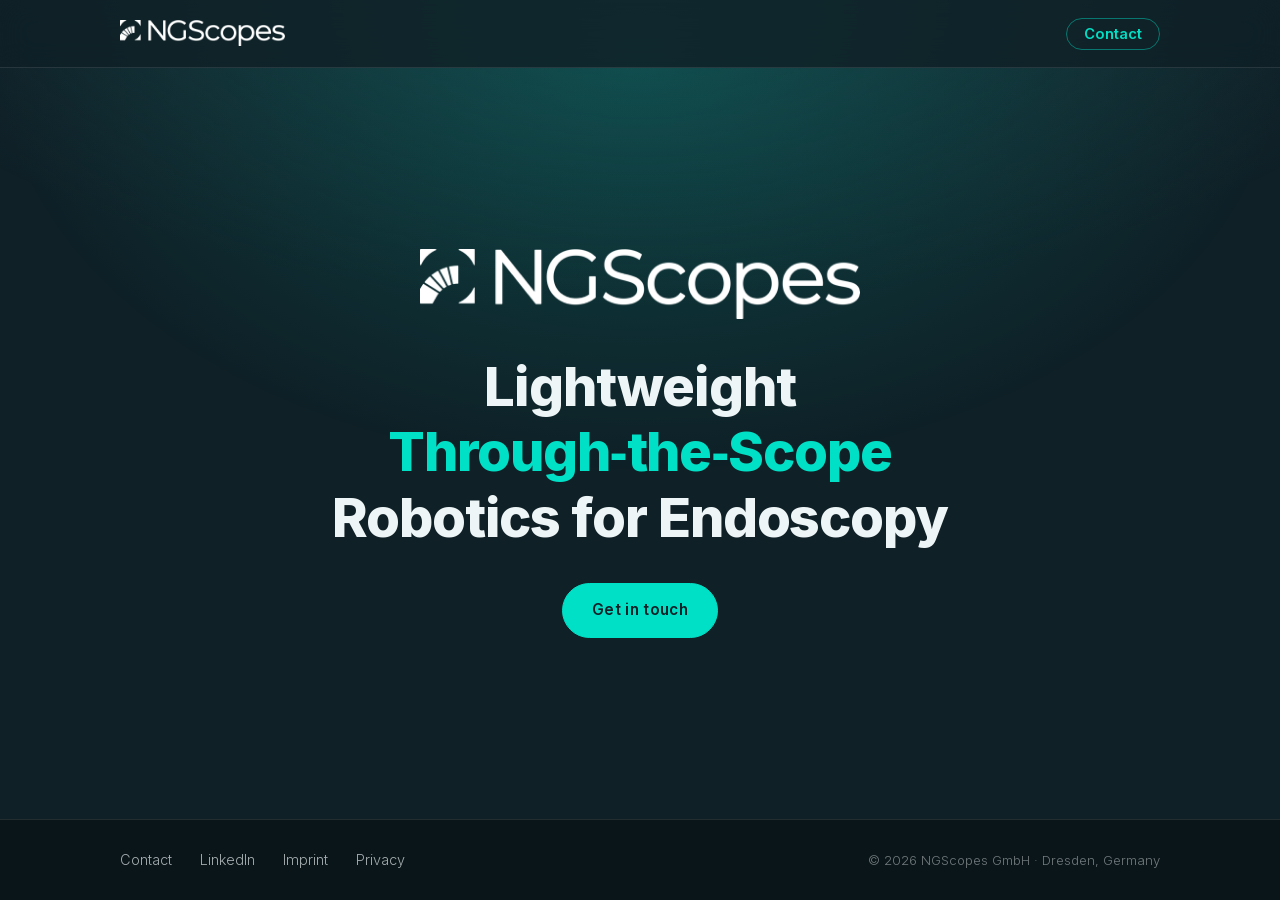
<file: index.html>
<!DOCTYPE html>
<html lang="en">
<head>
	<meta charset="UTF-8">
	<meta name="viewport" content="width=device-width, initial-scale=1.0">

	<title>NGScopes — Lightweight Through-the-Scope Robotics for Endoscopy</title>
	<meta name="description" content="NGScopes — lightweight through-the-scope robotics for endoscopy. Dresden, Germany.">
	<link rel="canonical" href="https://ngscopes.com/index.html">
	<meta name="robots" content="index, follow">

	<meta property="og:title" content="NGScopes">
	<meta property="og:description" content="Lightweight Through-the-Scope Robotics for Endoscopy">
	<meta property="og:type" content="website">
	<meta property="og:url" content="https://ngscopes.com/">
	<meta property="og:image" content="https://ngscopes.com/assets/img/favicon_g.png">
	<meta name="twitter:card" content="summary">

	<link rel="icon" href="assets/img/favicon-32.png" sizes="32x32">
	<link rel="apple-touch-icon" href="assets/img/apple-touch-icon.png">
	<link rel="preload" as="font" type="font/woff2" href="assets/fonts/inter-latin.woff2" crossorigin>
	<link rel="stylesheet" href="assets/css/style.css">
</head>

<body class="page--landing">

<!-- @partial:header -->
<a class="skip-link" href="#main">Skip to content</a>
<div class="glow" aria-hidden="true"></div>

<header class="site-header">
	<div class="wrap">
		<a class="brand" href="index.html" aria-label="NGScopes — home">
			<img src="assets/img/logo-header.png" alt="NGScopes" width="163" height="26">
		</a>

		<nav class="site-nav" aria-label="Main">
			<ul>
				<li><a class="nav-cta" href="contact.html">Contact</a></li>
			</ul>
		</nav>
	</div>
</header>
<!-- @endpartial -->

<main id="main">

	<section class="hero hero--full">
		<div class="wrap">
			<img class="hero__logo" src="assets/img/logo-hero.png" alt="NGScopes" width="440" height="70" fetchpriority="high">

			<h1>Lightweight <span class="accent">Through&#8209;the&#8209;Scope</span> Robotics for Endoscopy</h1>

			<div class="btn-row">
				<a class="btn btn--solid" href="contact.html">Get in touch</a>
			</div>

			<!-- ==========================================================
			     RECRUITING — hidden for now.

			     To switch it back on: remove this comment marker and the
			     one below, then re-link careers.html from the header
			     (tools/partials/header.html) and remove the noindex line
			     in careers.html. See CONTENT.md.

				<div class="btn-row">
					<a class="btn btn--solid" href="careers.html">Open positions</a>
					<a class="btn btn--ghost" href="contact.html">Get in touch</a>
				</div>

			     ========================================================== -->
		</div>
	</section>

</main>

<!-- @partial:footer -->
<footer class="site-footer">
	<div class="wrap">
		<nav class="footer-links" aria-label="Footer">
			<a href="contact.html">Contact</a>
			<a href="https://www.linkedin.com/company/ngscopes/" target="_blank" rel="noopener">LinkedIn</a>
			<a href="imprint.html">Imprint</a>
			<a href="privacy.html">Privacy</a>
		</nav>
		<p class="footer-meta">&copy; <span data-year>2026</span> NGScopes GmbH &middot; Dresden, Germany</p>
	</div>
</footer>
<!-- @endpartial -->

<script src="assets/js/main.js" defer></script>
</body>
</html>
</file>
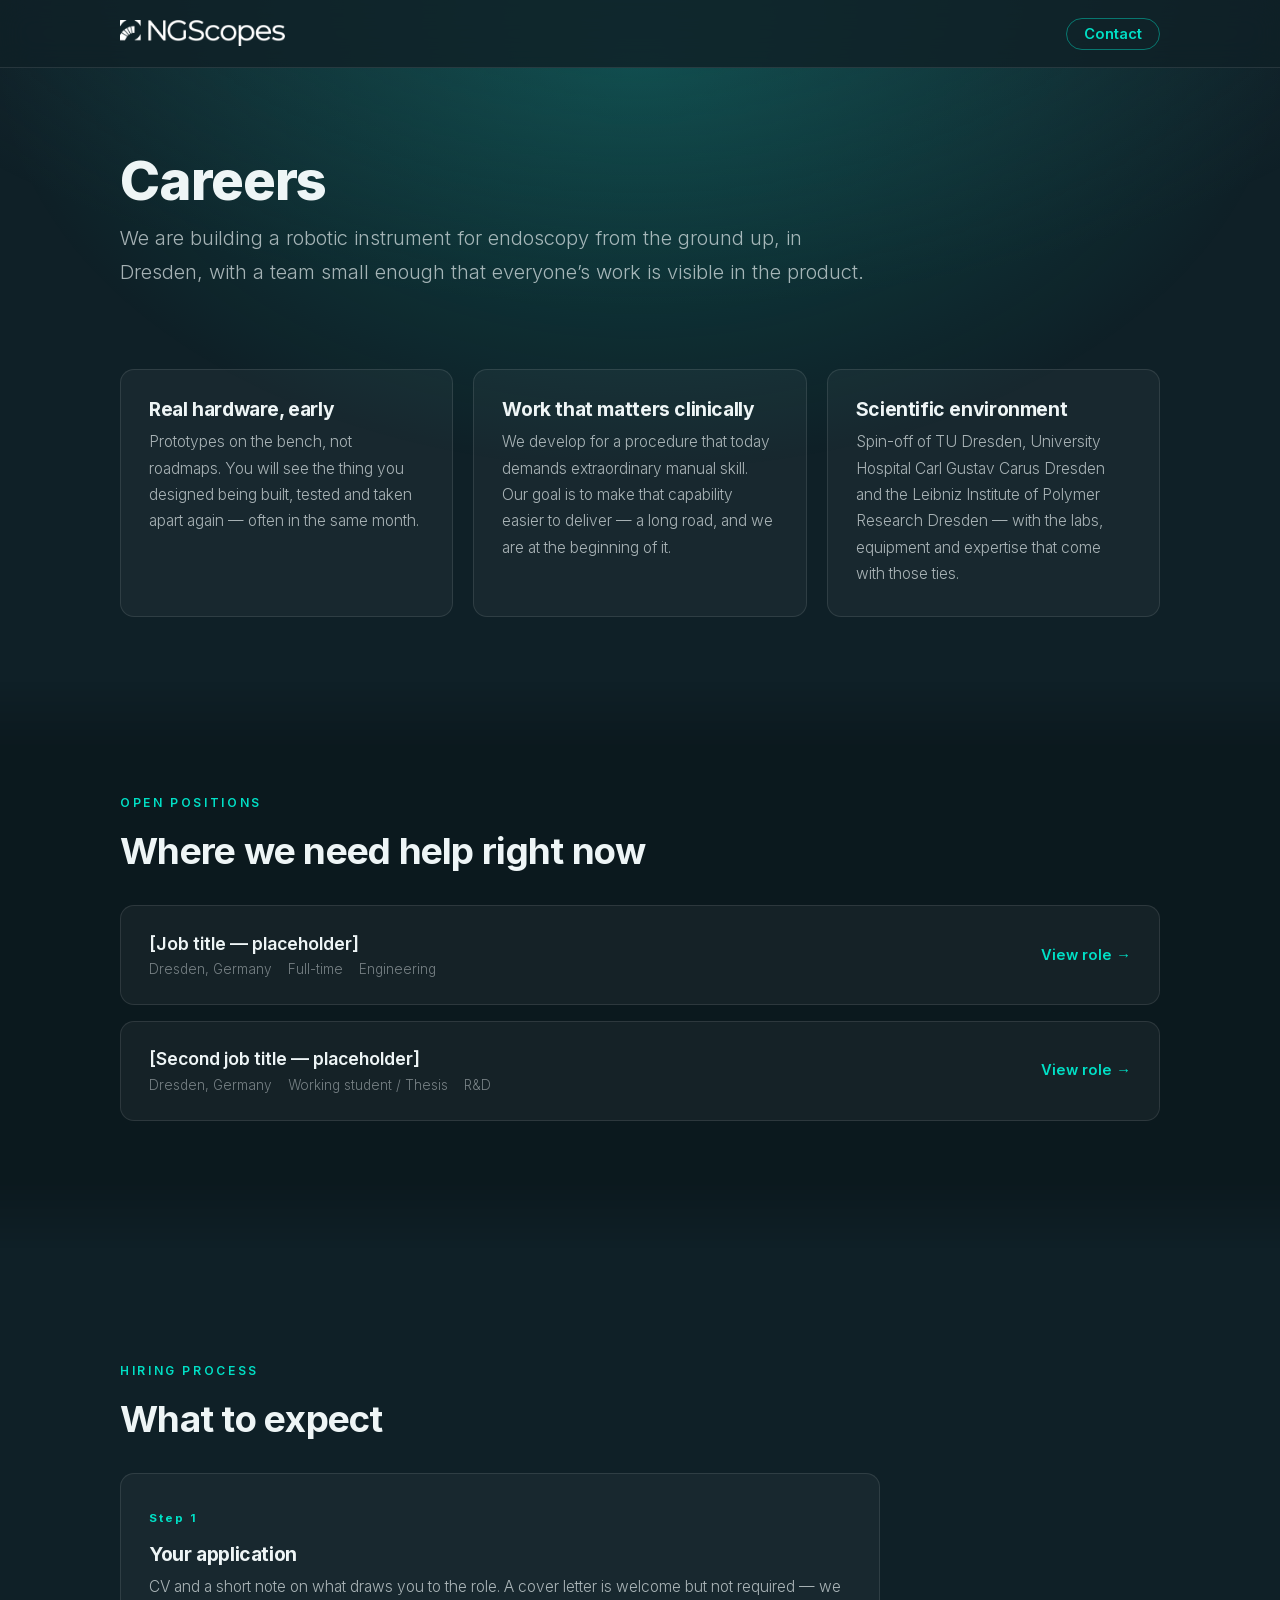
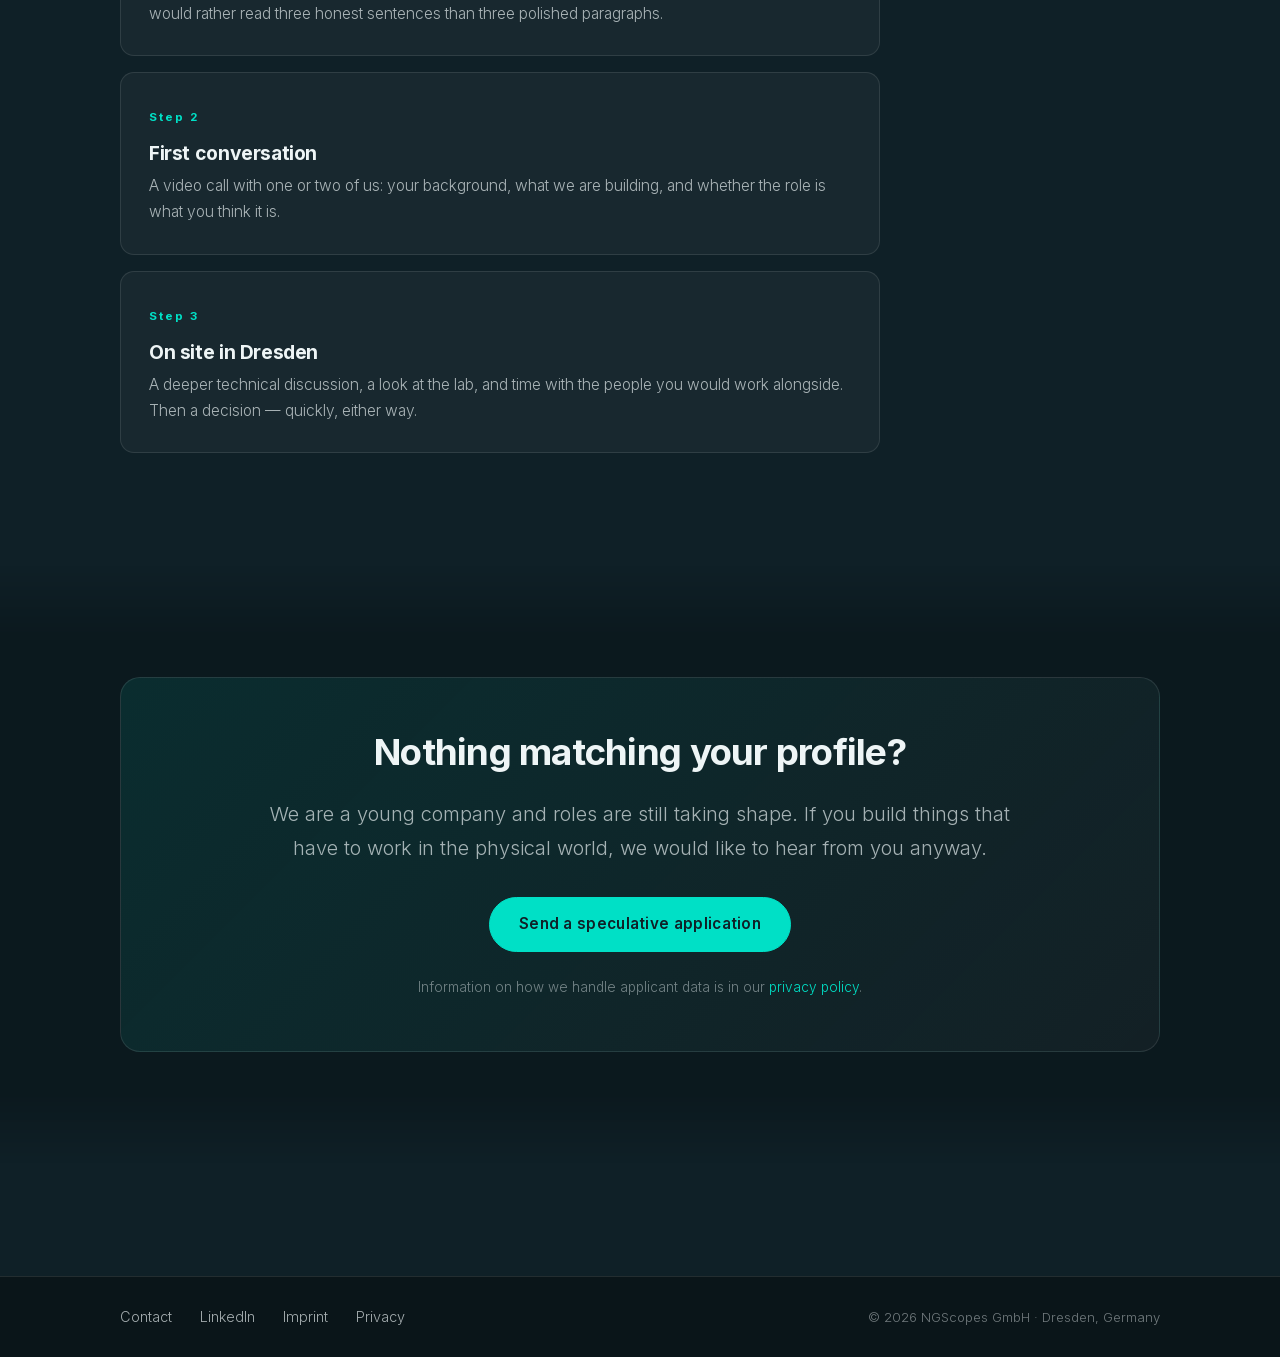
<file: careers.html>
<!DOCTYPE html>
<!--
=========================================================================
  CAREERS — currently NOT part of the live navigation.

  The page still works and is reachable at /careers.html, but it is not
  linked from anywhere and is set to noindex, so search engines skip it.

  To publish it:
    1. delete the <meta name="robots" content="noindex"> line below
    2. add a Careers link back to tools/partials/header.html and
       tools/partials/footer.html, then run ./tools/sync-partials.sh
    3. un-comment the recruiting block in index.html
    4. add /careers.html back to sitemap.xml and remove the Disallow
       line in robots.txt
=========================================================================
-->
<html lang="en">
<head>
	<meta charset="UTF-8">
	<meta name="viewport" content="width=device-width, initial-scale=1.0">

	<title>Careers — NGScopes</title>
	<meta name="description" content="Open positions at NGScopes, an early-stage medical robotics company in Dresden building through-the-scope robotics for endoscopy.">
	<link rel="canonical" href="https://ngscopes.com/careers.html">
	<meta name="robots" content="noindex">

	<meta property="og:title" content="Careers — NGScopes">
	<meta property="og:description" content="Build medical robotics from scratch with a small founding team in Dresden.">
	<meta property="og:type" content="website">
	<meta property="og:url" content="https://ngscopes.com/careers.html">
	<meta property="og:image" content="https://ngscopes.com/assets/img/favicon_g.png">

	<link rel="icon" href="assets/img/favicon-32.png" sizes="32x32">
	<link rel="apple-touch-icon" href="assets/img/apple-touch-icon.png">
	<link rel="preload" as="font" type="font/woff2" href="assets/fonts/inter-latin.woff2" crossorigin>
	<link rel="stylesheet" href="assets/css/style.css">
</head>

<body>

<!-- @partial:header -->
<a class="skip-link" href="#main">Skip to content</a>
<div class="glow" aria-hidden="true"></div>

<header class="site-header">
	<div class="wrap">
		<a class="brand" href="index.html" aria-label="NGScopes — home">
			<img src="assets/img/logo-header.png" alt="NGScopes" width="163" height="26">
		</a>

		<nav class="site-nav" aria-label="Main">
			<ul>
				<li><a class="nav-cta" href="contact.html">Contact</a></li>
			</ul>
		</nav>
	</div>
</header>
<!-- @endpartial -->

<main id="main">

	<section class="page-head">
		<div class="wrap wrap--narrow">
			<h1>Careers</h1>
			<p class="lead">
				We are building a robotic instrument for endoscopy from the ground up, in Dresden,
				with a team small enough that everyone&rsquo;s work is visible in the product.
			</p>
		</div>
	</section>

	<!-- ================= WHY US ================= -->
	<section class="section section--tight">
		<div class="wrap">
			<div class="grid">
				<article class="card">
					<h3>Real hardware, early</h3>
					<p>
						Prototypes on the bench, not roadmaps. You will see the thing you designed
						being built, tested and taken apart again &mdash; often in the same month.
					</p>
				</article>
				<article class="card">
					<h3>Work that matters clinically</h3>
					<p>
						We develop for a procedure that today demands extraordinary manual skill.
						Our goal is to make that capability easier to deliver &mdash; a long road,
						and we are at the beginning of it.
					</p>
				</article>
				<article class="card">
					<h3>Scientific environment</h3>
					<p>
						Spin-off of TU Dresden, University Hospital Carl Gustav Carus Dresden and
						the Leibniz Institute of Polymer Research Dresden &mdash; with the labs,
						equipment and expertise that come with those ties.
					</p>
				</article>
			</div>
		</div>
	</section>

	<!-- =====================================================================
	     OPEN POSITIONS

	     TO ADD A POSITION:
	       1. copy careers/_template.html to careers/your-role.html
	       2. fill it in (all TODO markers are inside that file)
	       3. copy one <li> block below, adjust title, meta and href
	       4. add the new URL to sitemap.xml

	     TO REMOVE A POSITION:
	       delete its <li> below and delete the file in careers/.

	     IF THERE ARE NO OPEN POSITIONS:
	       delete the whole <ul class="job-list"> block and remove the HTML
	       comment markers around the "no open positions" block underneath it.
	     ===================================================================== -->
	<section class="section section--alt">
		<div class="wrap">
			<p class="section__label">Open positions</p>
			<h2>Where we need help right now</h2>

			<ul class="job-list" style="margin-top: 2rem;">

				<li>
					<a class="job" href="careers/_template.html">
						<span>
							<span class="job__title">[Job title &mdash; placeholder]</span>
							<span class="job__meta">
								<span>Dresden, Germany</span>
								<span>Full-time</span>
								<span>Engineering</span>
							</span>
						</span>
						<span class="job__cta">View role &rarr;</span>
					</a>
				</li>

				<li>
					<a class="job" href="careers/_template.html">
						<span>
							<span class="job__title">[Second job title &mdash; placeholder]</span>
							<span class="job__meta">
								<span>Dresden, Germany</span>
								<span>Working student / Thesis</span>
								<span>R&amp;D</span>
							</span>
						</span>
						<span class="job__cta">View role &rarr;</span>
					</a>
				</li>

			</ul>

			<!-- Empty state — remove these comment markers when no positions are listed.
			<div class="empty-state" style="margin-top: 2rem;">
				<h3>No open positions at the moment</h3>
				<p>
					We are still growing, and new roles open regularly. Send us a speculative
					application and we will get in touch when something fits.
				</p>
			</div>
			-->
		</div>
	</section>

	<!-- ================= PROCESS ================= -->
	<section class="section">
		<div class="wrap wrap--narrow">
			<p class="section__label">Hiring process</p>
			<h2>What to expect</h2>
			<!-- TODO: adjust these steps to how you actually run the process. -->
			<div class="grid" style="grid-template-columns: 1fr; gap: 1rem; margin-top: 2rem;">
				<article class="card">
					<span class="card__step">Step 1</span>
					<h3>Your application</h3>
					<p>
						CV and a short note on what draws you to the role. A cover letter is welcome
						but not required &mdash; we would rather read three honest sentences than
						three polished paragraphs.
					</p>
				</article>
				<article class="card">
					<span class="card__step">Step 2</span>
					<h3>First conversation</h3>
					<p>
						A video call with one or two of us: your background, what we are building,
						and whether the role is what you think it is.
					</p>
				</article>
				<article class="card">
					<span class="card__step">Step 3</span>
					<h3>On site in Dresden</h3>
					<p>
						A deeper technical discussion, a look at the lab, and time with the people
						you would work alongside. Then a decision &mdash; quickly, either way.
					</p>
				</article>
			</div>
		</div>
	</section>

	<!-- ================= SPECULATIVE ================= -->
	<section class="section section--alt">
		<div class="wrap">
			<div class="cta-band">
				<h2>Nothing matching your profile?</h2>
				<p class="lead">
					We are a young company and roles are still taking shape. If you build things
					that have to work in the physical world, we would like to hear from you anyway.
				</p>
				<div class="btn-row">
					<!-- TODO: replace with a dedicated careers address (e.g. jobs@ngscopes.com) once it exists. -->
					<a class="btn btn--solid" href="mailto:contactform@ngscopes.com?subject=Speculative%20application%20%E2%80%93%20NGScopes&body=Hello%20NGScopes%20team%2C%0A%0AI%20would%20like%20to%20introduce%20myself%20for%20a%20possible%20role%20at%20NGScopes.%0A%0AName%3A%0ABackground%3A%0AWhat%20I%20would%20like%20to%20work%20on%3A%0A%0A(Please%20attach%20your%20CV.)%0A%0AKind%20regards%2C">Send a speculative application</a>
				</div>
				<p style="font-size: 0.85rem; color: var(--text-faint); margin-top: 1.5rem;">
					Information on how we handle applicant data is in our
					<a href="privacy.html">privacy policy</a>.
				</p>
			</div>
		</div>
	</section>

</main>

<!-- @partial:footer -->
<footer class="site-footer">
	<div class="wrap">
		<nav class="footer-links" aria-label="Footer">
			<a href="contact.html">Contact</a>
			<a href="https://www.linkedin.com/company/ngscopes/" target="_blank" rel="noopener">LinkedIn</a>
			<a href="imprint.html">Imprint</a>
			<a href="privacy.html">Privacy</a>
		</nav>
		<p class="footer-meta">&copy; <span data-year>2026</span> NGScopes GmbH &middot; Dresden, Germany</p>
	</div>
</footer>
<!-- @endpartial -->

<script src="assets/js/main.js" defer></script>
</body>
</html>
</file>
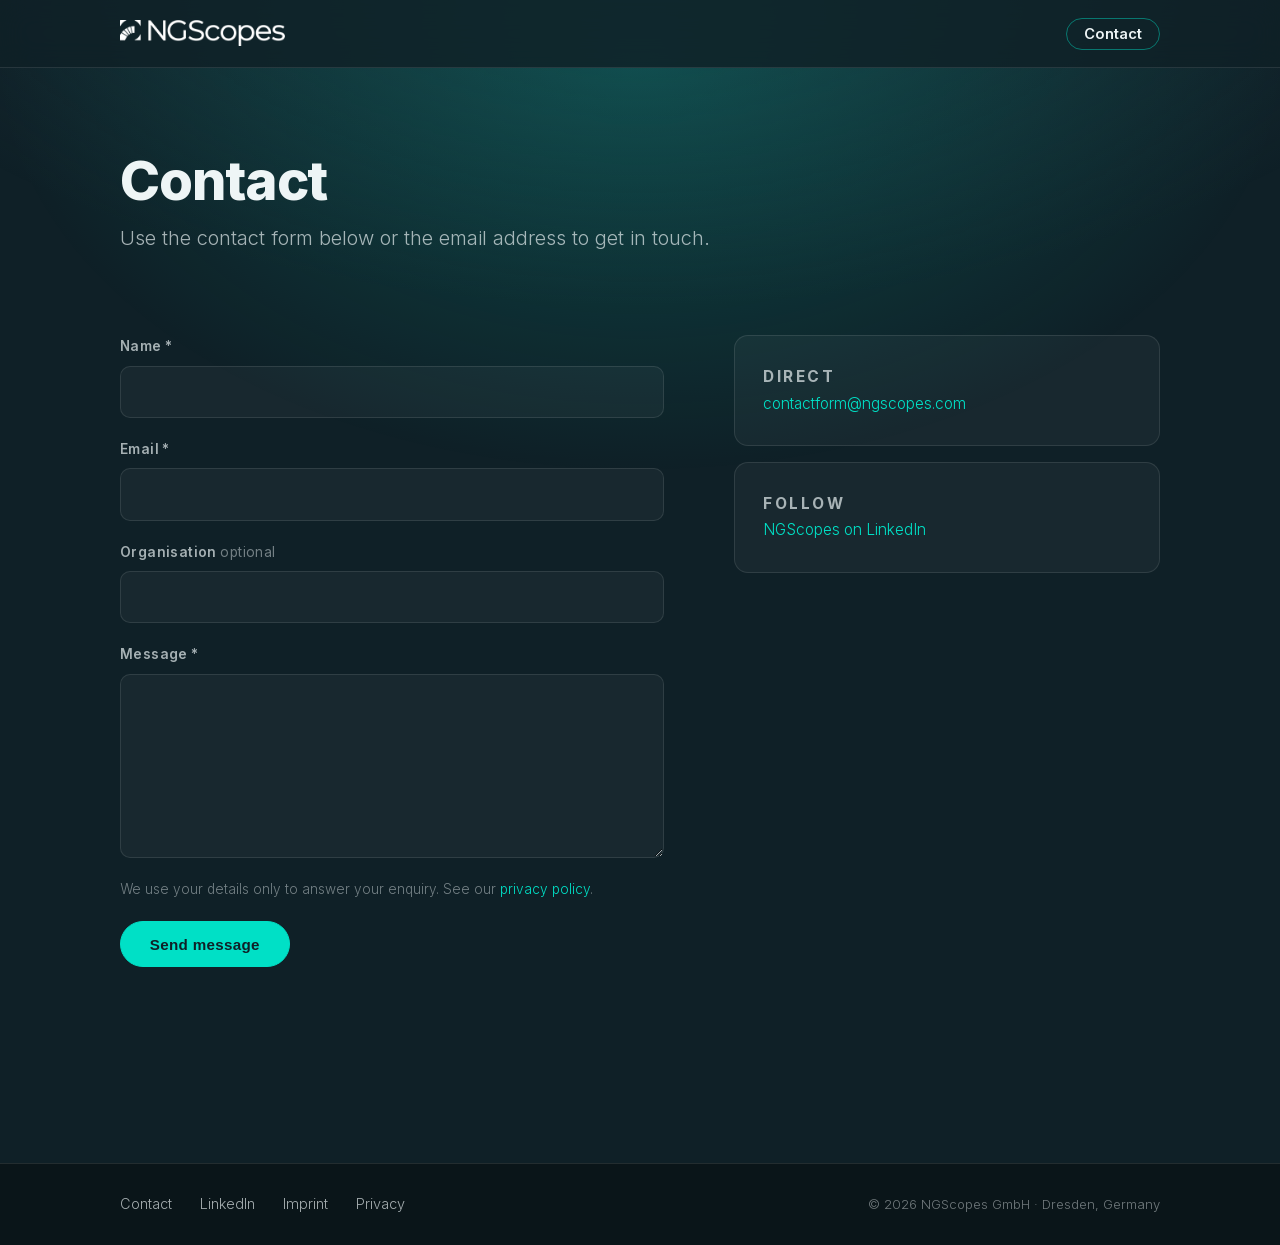
<file: contact.html>
<!DOCTYPE html>
<html lang="en">
<head>
	<meta charset="UTF-8">
	<meta name="viewport" content="width=device-width, initial-scale=1.0">

	<title>Contact — NGScopes</title>
	<meta name="description" content="Get in touch with NGScopes — Dresden, Germany.">
	<link rel="canonical" href="https://ngscopes.com/contact.html">
	<meta name="robots" content="index, follow">

	<meta property="og:title" content="Contact — NGScopes">
	<meta property="og:description" content="Get in touch with NGScopes, Dresden, Germany.">
	<meta property="og:type" content="website">
	<meta property="og:url" content="https://ngscopes.com/contact.html">
	<meta property="og:image" content="https://ngscopes.com/assets/img/favicon_g.png">

	<link rel="icon" href="assets/img/favicon-32.png" sizes="32x32">
	<link rel="apple-touch-icon" href="assets/img/apple-touch-icon.png">
	<link rel="preload" as="font" type="font/woff2" href="assets/fonts/inter-latin.woff2" crossorigin>
	<link rel="stylesheet" href="assets/css/style.css">
</head>

<body>

<!-- @partial:header -->
<a class="skip-link" href="#main">Skip to content</a>
<div class="glow" aria-hidden="true"></div>

<header class="site-header">
	<div class="wrap">
		<a class="brand" href="index.html" aria-label="NGScopes — home">
			<img src="assets/img/logo-header.png" alt="NGScopes" width="163" height="26">
		</a>

		<nav class="site-nav" aria-label="Main">
			<ul>
				<li><a class="nav-cta" href="contact.html">Contact</a></li>
			</ul>
		</nav>
	</div>
</header>
<!-- @endpartial -->

<main id="main">

	<section class="page-head">
		<div class="wrap wrap--narrow">
			<h1>Contact</h1>
			<p class="lead">Use the contact form below or the email address to get in touch.</p>
		</div>
	</section>

	<section class="section section--tight">
		<div class="wrap">
			<div class="contact-layout">

				<!-- =========================================================
				     CONTACT FORM

				     How this behaves today: with no endpoint configured, the
				     form opens the visitor's email program with all fields
				     already filled in. Nothing is sent in the background and
				     no third party sees the data.

				     To switch on real background sending, set FORM_ENDPOINT
				     at the top of assets/js/main.js. See CONTENT.md — there
				     are GDPR steps that go with it.
				     ========================================================= -->
				<form class="form" id="contact-form" novalidate>

					<div class="field">
						<label for="cf-name">Name <span aria-hidden="true">*</span></label>
						<input type="text" id="cf-name" name="name" autocomplete="name" required>
					</div>

					<div class="field">
						<label for="cf-email">Email <span aria-hidden="true">*</span></label>
						<input type="email" id="cf-email" name="email" autocomplete="email" required>
					</div>

					<div class="field">
						<label for="cf-org">Organisation <span class="field__hint">optional</span></label>
						<input type="text" id="cf-org" name="organisation" autocomplete="organization">
					</div>

					<div class="field">
						<label for="cf-message">Message <span aria-hidden="true">*</span></label>
						<textarea id="cf-message" name="message" rows="6" required></textarea>
					</div>

					<!-- Honeypot: hidden from people, tempting to bots. Never remove. -->
					<div class="field field--trap" aria-hidden="true">
						<label for="cf-website">Do not fill this in</label>
						<input type="text" id="cf-website" name="website" tabindex="-1" autocomplete="off">
					</div>

					<p class="form__note">
						We use your details only to answer your enquiry. See our
						<a href="privacy.html">privacy policy</a>.
					</p>

					<button class="btn btn--solid" type="submit">Send message</button>

					<p class="form__status" id="form-status" role="status" aria-live="polite"></p>

					<noscript>
						<p class="form__note">
							This form needs JavaScript. Please write to
							<a href="mailto:contactform@ngscopes.com">contactform@ngscopes.com</a>
							instead.
						</p>
					</noscript>
				</form>

				<aside class="contact-aside">
					<div class="card">
						<p class="contact-card__label">Direct</p>
						<p>
							<a href="mailto:contactform@ngscopes.com?subject=Enquiry%20%E2%80%93%20NGScopes">contactform@ngscopes.com</a>
						</p>
					</div>

					<!-- No location or postal address block here on purpose. The
					     registered address is a private home address until the company
					     rents premises, so it appears only in the imprint, where § 5 DDG
					     requires it. The footer already links there. Please do not add
					     an address back to this page. -->

					<div class="card">
						<p class="contact-card__label">Follow</p>
						<p>
							<a href="https://www.linkedin.com/company/ngscopes/" target="_blank" rel="noopener">NGScopes on LinkedIn</a>
						</p>
					</div>
				</aside>

			</div>
		</div>
	</section>

</main>

<!-- @partial:footer -->
<footer class="site-footer">
	<div class="wrap">
		<nav class="footer-links" aria-label="Footer">
			<a href="contact.html">Contact</a>
			<a href="https://www.linkedin.com/company/ngscopes/" target="_blank" rel="noopener">LinkedIn</a>
			<a href="imprint.html">Imprint</a>
			<a href="privacy.html">Privacy</a>
		</nav>
		<p class="footer-meta">&copy; <span data-year>2026</span> NGScopes GmbH &middot; Dresden, Germany</p>
	</div>
</footer>
<!-- @endpartial -->

<script src="assets/js/main.js" defer></script>
</body>
</html>
</file>
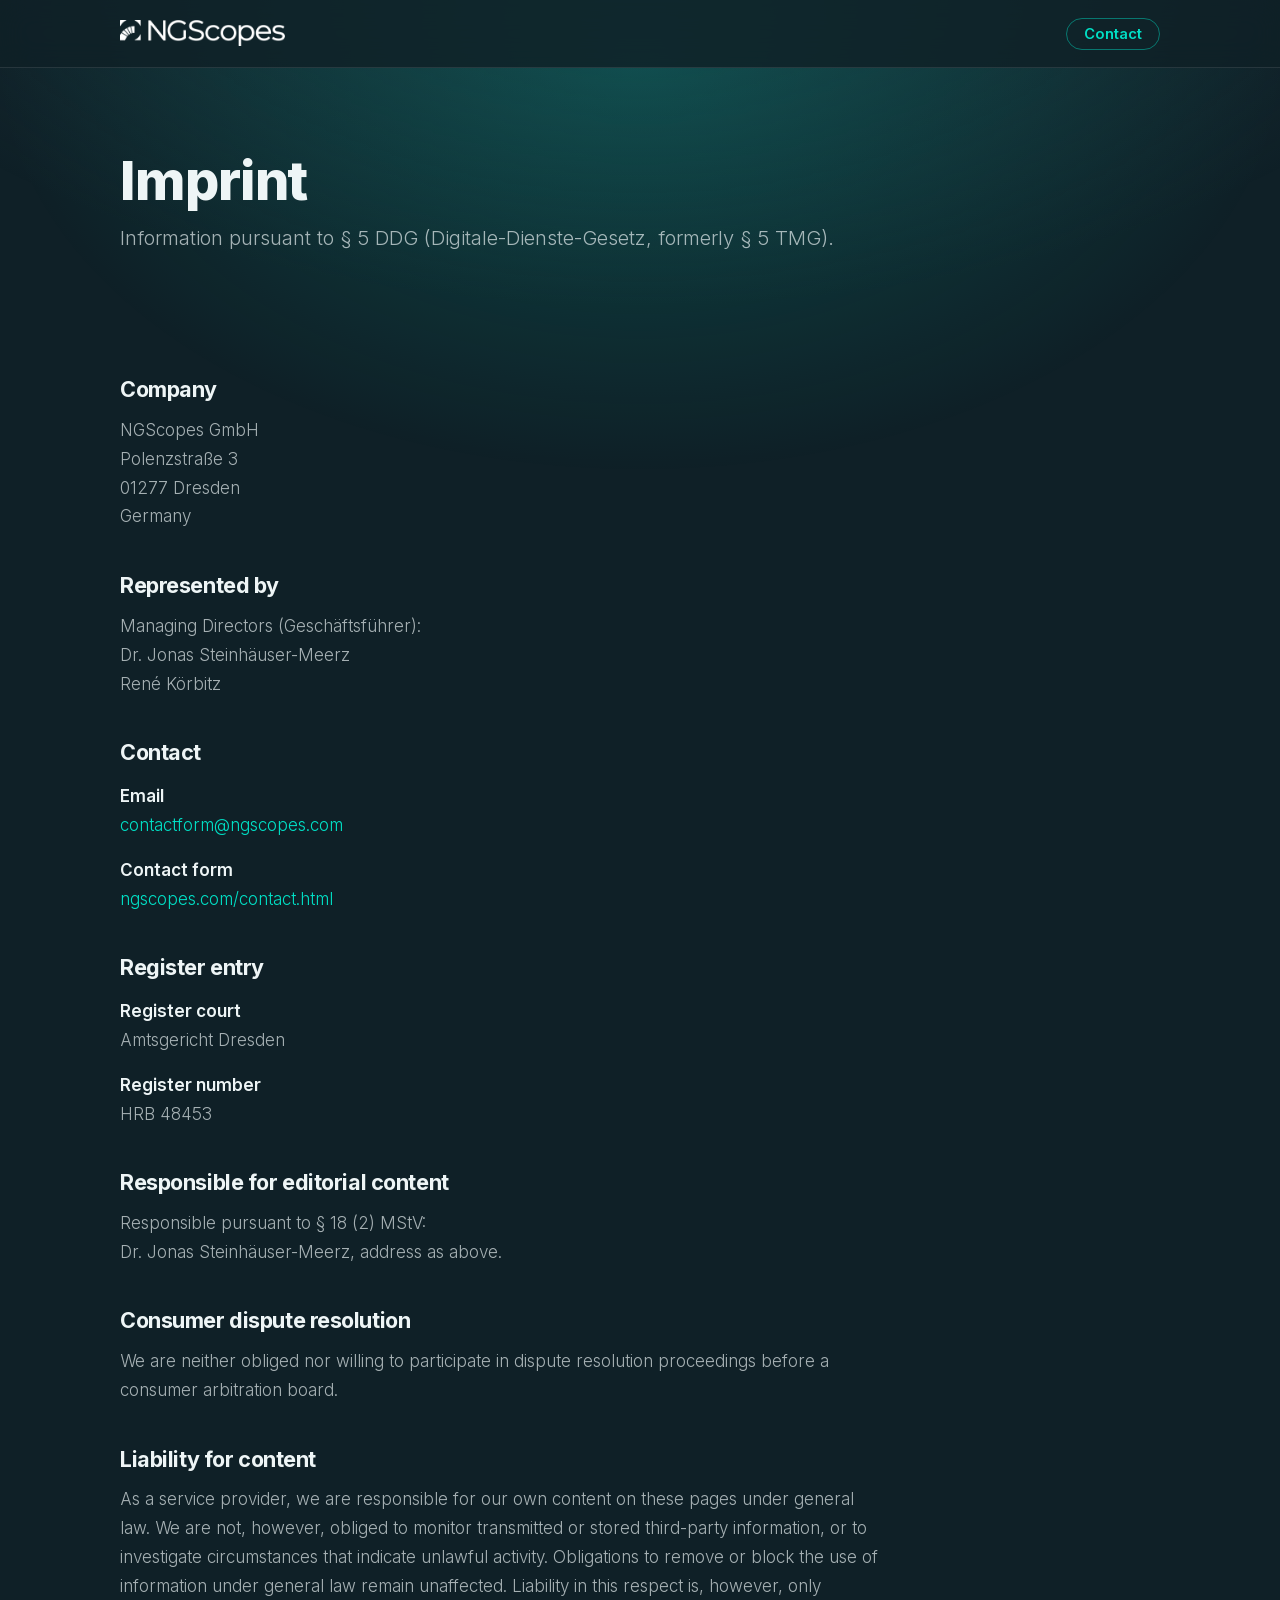
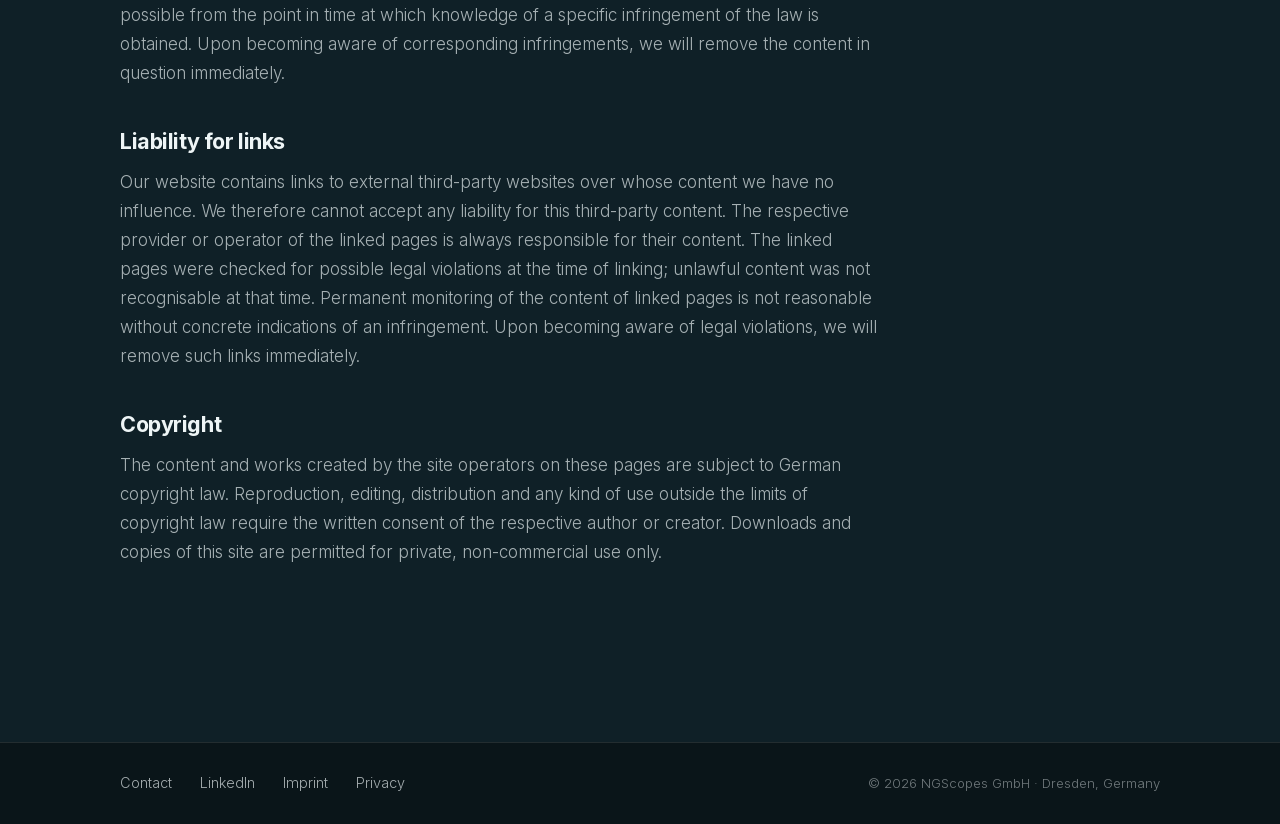
<file: imprint.html>
<!DOCTYPE html>
<!--
=========================================================================
  IMPRINT — mandatory information under § 5 DDG (formerly § 5 TMG)
  and § 18 (2) MStV.

  Checked against the eRecht24 imprint generator (state: 22 July 2025) —
  see CONTENT.md for the full comparison.

  The company was entered in the commercial register in August 2026:
  Amtsgericht Dresden, HRB 48453. The "i.G." suffix is gone.

  Still open:
    * the VAT identification number (§ 27a UStG) has been applied for. The
      section below is prepared and commented out — activate it once the
      number arrives. Stating it is mandatory as soon as it exists.
    * the Wirtschafts-Identifikationsnummer, likewise, once the tax office
      assigns one.

  Deliberately omitted: a phone number. Email plus the contact form is the
  chosen setup.

  Have this page checked by your legal counsel.
=========================================================================
-->
<html lang="en">
<head>
	<meta charset="UTF-8">
	<meta name="viewport" content="width=device-width, initial-scale=1.0">

	<title>Imprint — NGScopes</title>
	<meta name="description" content="Legal notice and company information for NGScopes GmbH, Dresden, Germany.">
	<link rel="canonical" href="https://ngscopes.com/imprint.html">
	<meta name="robots" content="index, follow">

	<link rel="icon" href="assets/img/favicon-32.png" sizes="32x32">
	<link rel="apple-touch-icon" href="assets/img/apple-touch-icon.png">
	<link rel="preload" as="font" type="font/woff2" href="assets/fonts/inter-latin.woff2" crossorigin>
	<link rel="stylesheet" href="assets/css/style.css">
</head>

<body>

<!-- @partial:header -->
<a class="skip-link" href="#main">Skip to content</a>
<div class="glow" aria-hidden="true"></div>

<header class="site-header">
	<div class="wrap">
		<a class="brand" href="index.html" aria-label="NGScopes — home">
			<img src="assets/img/logo-header.png" alt="NGScopes" width="163" height="26">
		</a>

		<nav class="site-nav" aria-label="Main">
			<ul>
				<li><a class="nav-cta" href="contact.html">Contact</a></li>
			</ul>
		</nav>
	</div>
</header>
<!-- @endpartial -->

<main id="main">

	<section class="page-head">
		<div class="wrap wrap--narrow">
			<h1>Imprint</h1>
			<p class="lead">Information pursuant to § 5 DDG (Digitale-Dienste-Gesetz, formerly § 5 TMG).</p>
		</div>
	</section>

	<section class="section section--tight">
		<div class="wrap wrap--narrow prose">

			<h2>Company</h2>
			<address>
				NGScopes GmbH<br>
				Polenzstraße 3<br>
				01277 Dresden<br>
				Germany
			</address>

			<h2>Represented by</h2>
			<p>
				Managing Directors (Geschäftsführer):<br>
				Dr. Jonas Steinhäuser-Meerz<br>
				René Körbitz
			</p>

			<h2>Contact</h2>
			<dl>
				<dt>Email</dt>
				<dd><a href="mailto:contactform@ngscopes.com">contactform@ngscopes.com</a></dd>
				<dt>Contact form</dt>
				<dd><a href="contact.html">ngscopes.com/contact.html</a></dd>
				<!-- No phone number, by decision. § 5 DDG asks for a means of
				     "immediate communication" besides the email address; the ECJ
				     (C-298/07) accepts a contact form for that. Revisit if the
				     company ever gets a published number. -->
			</dl>

			<h2>Register entry</h2>
			<dl>
				<dt>Register court</dt>
				<dd>Amtsgericht Dresden</dd>
				<dt>Register number</dt>
				<dd>HRB 48453</dd>
			</dl>

			<!-- TODO: activate as soon as the numbers are issued. Both are mandatory
			     once they exist, and neither has to be applied for on account of this
			     website.

			     The VAT identification number has been applied for.
			     The Wirtschafts-Identifikationsnummer is assigned by the tax office
			     unprompted; it is being rolled out to all businesses since Nov 2024.

			<h2>VAT identification number</h2>
			<p>
				VAT identification number pursuant to § 27a of the German VAT Act
				(Umsatzsteuergesetz):<br>
				DE …
			</p>
			-->

			<h2>Responsible for editorial content</h2>
			<p>
				Responsible pursuant to § 18 (2) MStV:<br>
				Dr. Jonas Steinhäuser-Meerz, address as above.
			</p>

			<h2>Consumer dispute resolution</h2>
			<!-- The reference to the EU Online Dispute Resolution platform that used to
			     stand here has been removed: the ODR platform was discontinued on
			     20 July 2025 under Regulation (EU) 2024/3228, and the old URL now only
			     redirects to a relocation notice. Linking to it is no longer required
			     and would be misleading.

			     The sentence below is the statement under § 36 VSBG. Businesses with ten
			     or fewer employees are not obliged to make it at all, but stating it
			     costs nothing and removes any ambiguity. -->
			<p>
				We are neither obliged nor willing to participate in dispute resolution
				proceedings before a consumer arbitration board.
			</p>

			<h2>Liability for content</h2>
			<p>
				As a service provider, we are responsible for our own content on these pages under
				general law. We are not, however, obliged to monitor transmitted or stored
				third-party information, or to investigate circumstances that indicate unlawful
				activity. Obligations to remove or block the use of information under general law
				remain unaffected. Liability in this respect is, however, only possible from the
				point in time at which knowledge of a specific infringement of the law is obtained.
				Upon becoming aware of corresponding infringements, we will remove the content in
				question immediately.
			</p>

			<h2>Liability for links</h2>
			<p>
				Our website contains links to external third-party websites over whose content we
				have no influence. We therefore cannot accept any liability for this third-party
				content. The respective provider or operator of the linked pages is always
				responsible for their content. The linked pages were checked for possible legal
				violations at the time of linking; unlawful content was not recognisable at that
				time. Permanent monitoring of the content of linked pages is not reasonable without
				concrete indications of an infringement. Upon becoming aware of legal violations, we
				will remove such links immediately.
			</p>

			<h2>Copyright</h2>
			<p>
				The content and works created by the site operators on these pages are subject to
				German copyright law. Reproduction, editing, distribution and any kind of use
				outside the limits of copyright law require the written consent of the respective
				author or creator. Downloads and copies of this site are permitted for private,
				non-commercial use only.
			</p>

		</div>
	</section>

</main>

<!-- @partial:footer -->
<footer class="site-footer">
	<div class="wrap">
		<nav class="footer-links" aria-label="Footer">
			<a href="contact.html">Contact</a>
			<a href="https://www.linkedin.com/company/ngscopes/" target="_blank" rel="noopener">LinkedIn</a>
			<a href="imprint.html">Imprint</a>
			<a href="privacy.html">Privacy</a>
		</nav>
		<p class="footer-meta">&copy; <span data-year>2026</span> NGScopes GmbH &middot; Dresden, Germany</p>
	</div>
</footer>
<!-- @endpartial -->

<script src="assets/js/main.js" defer></script>
</body>
</html>
</file>
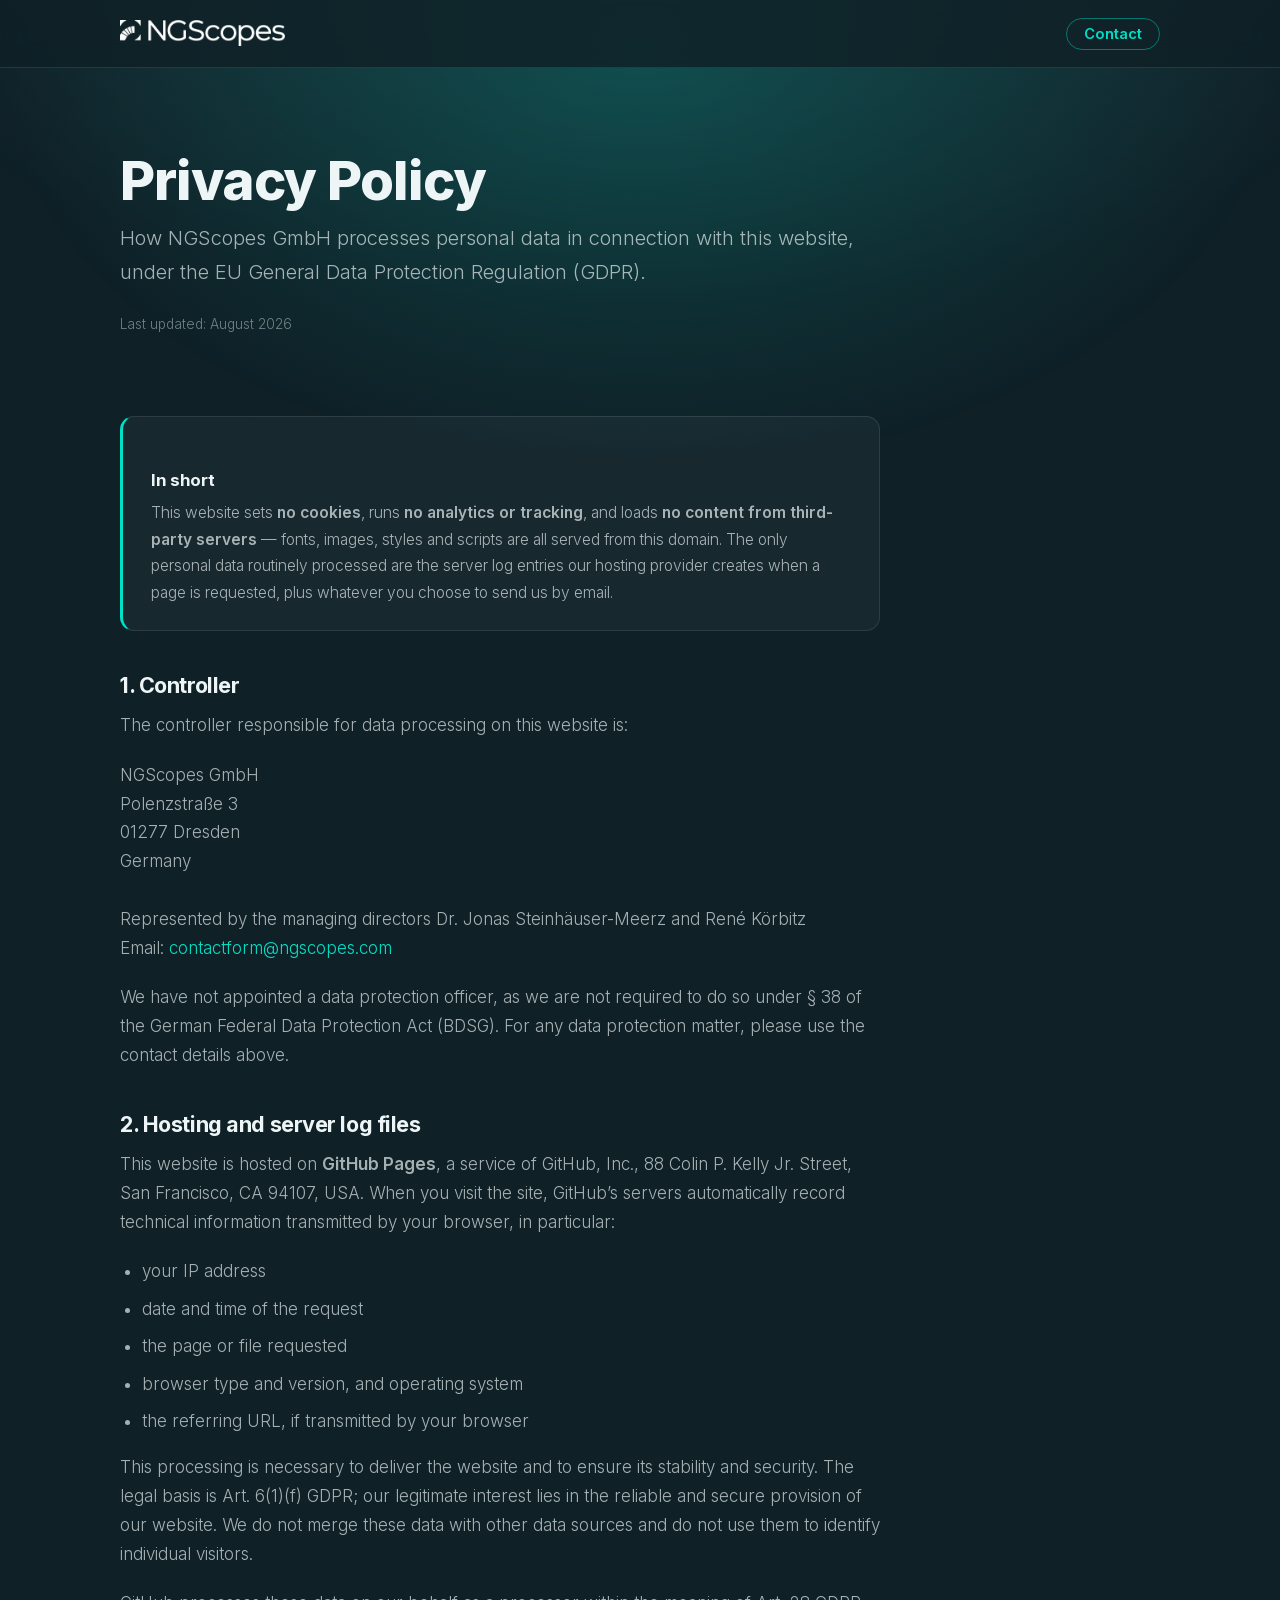
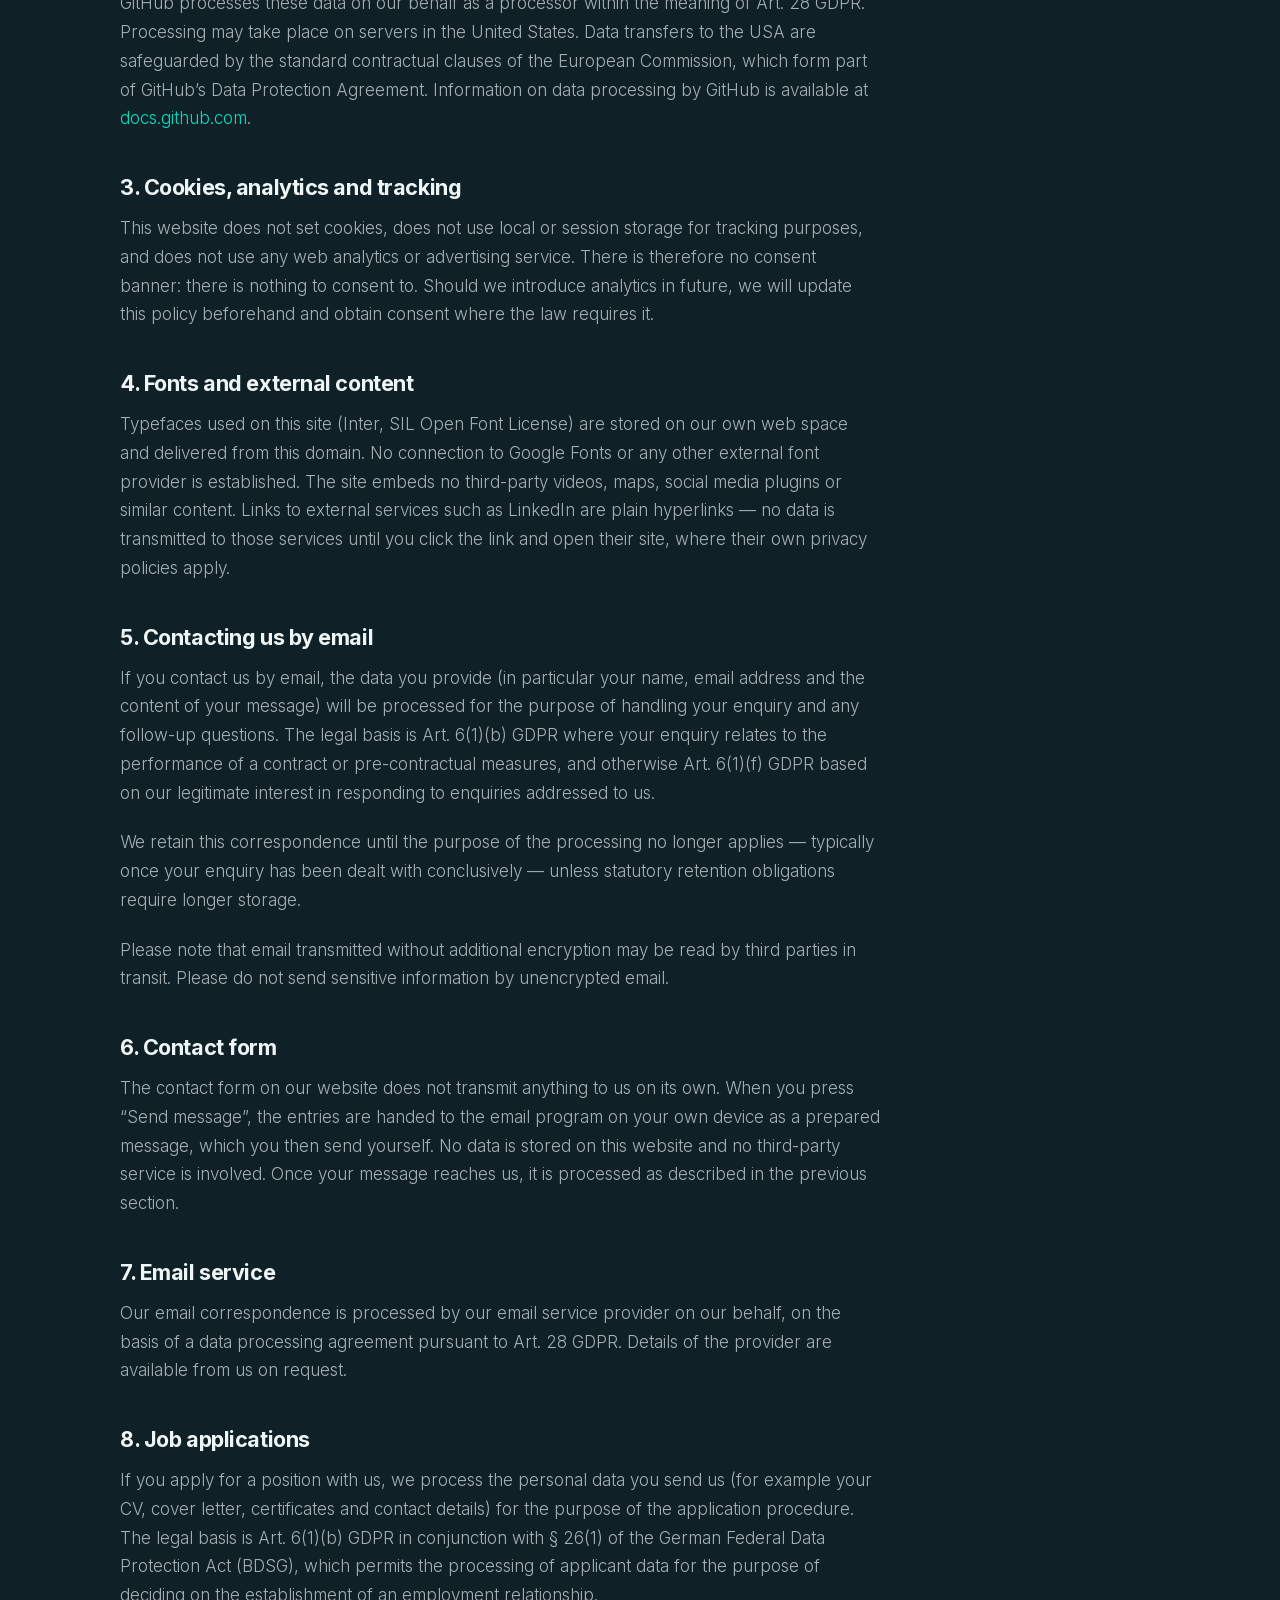
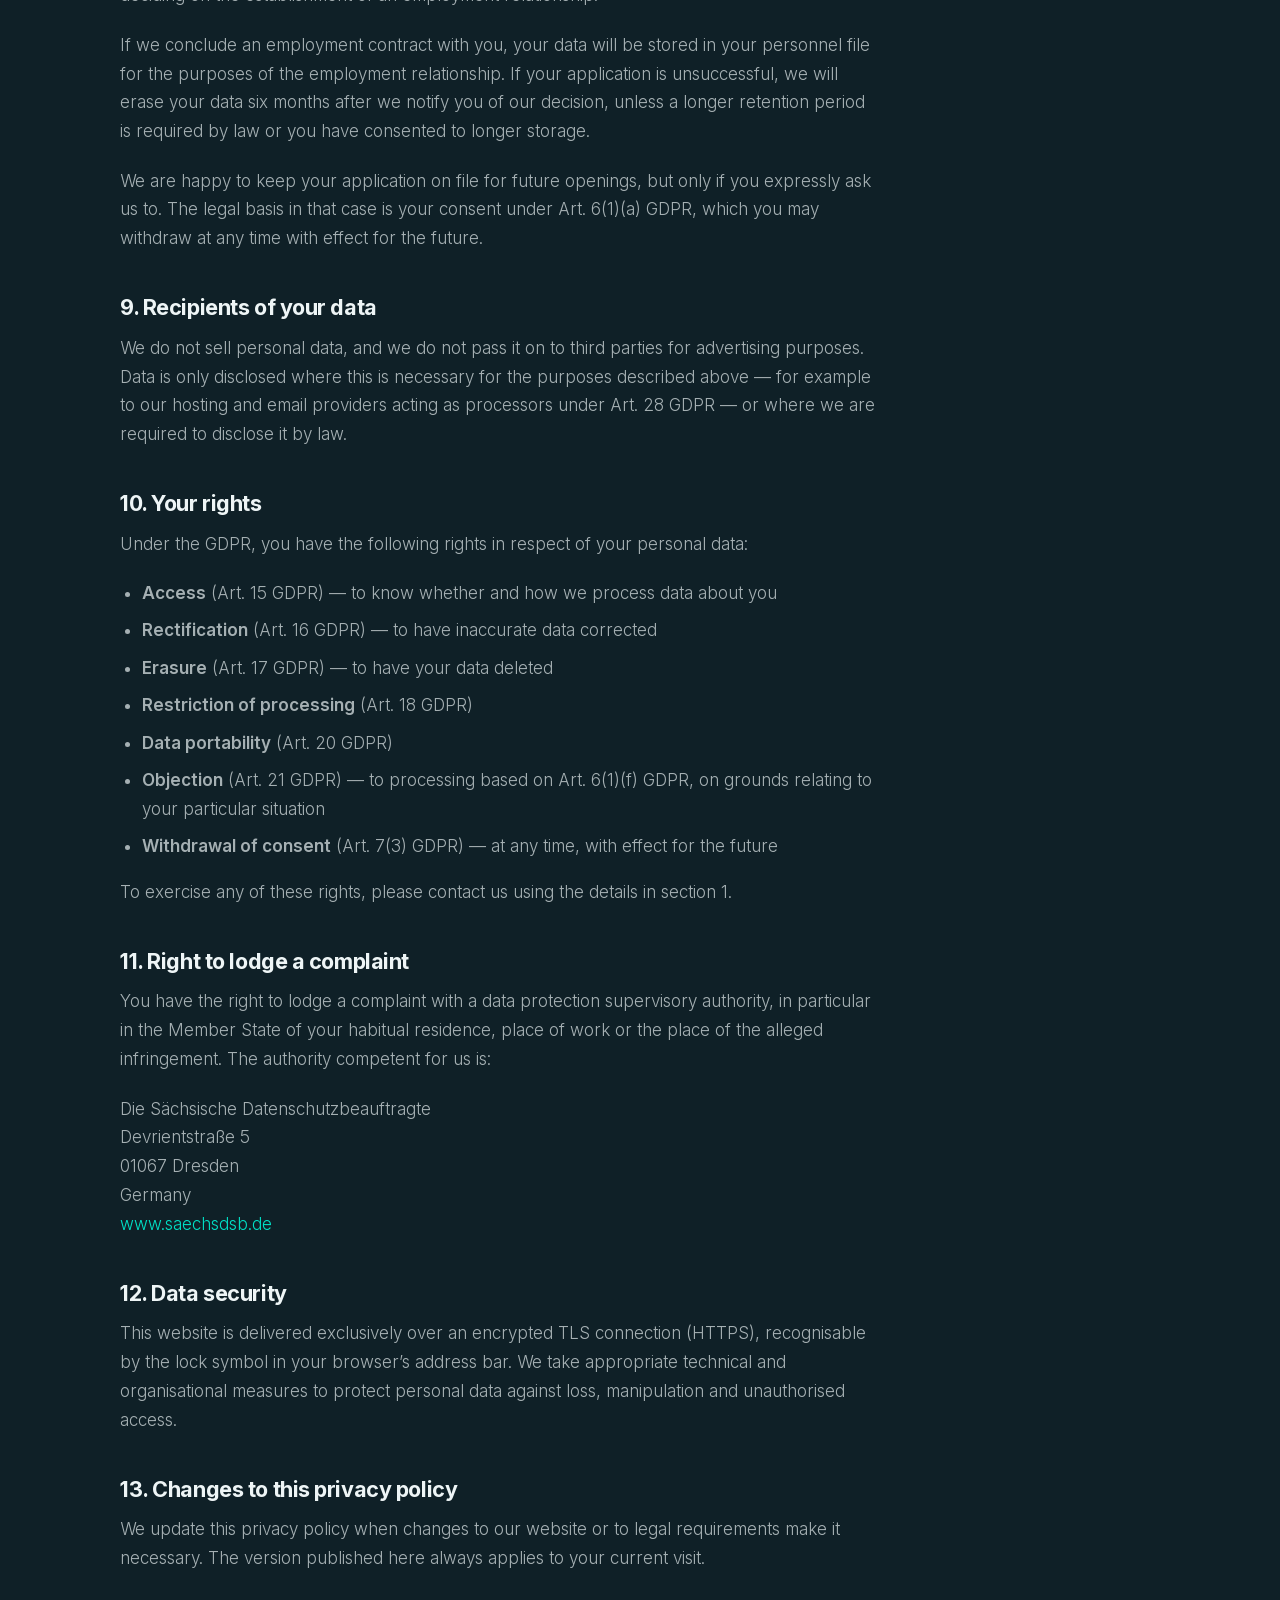
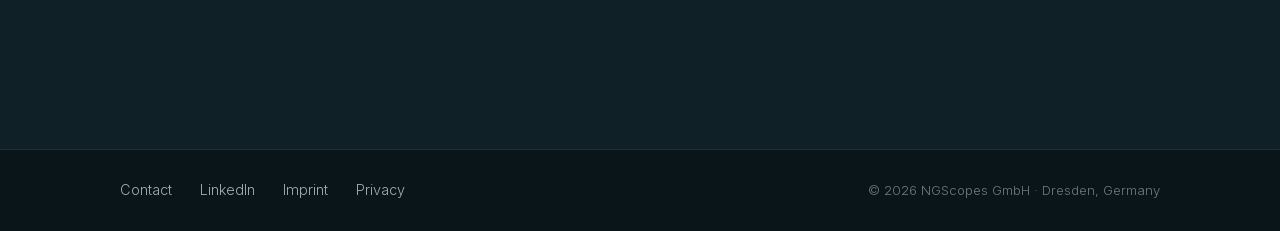
<file: privacy.html>
<!DOCTYPE html>
<!--
=========================================================================
  PRIVACY POLICY (GDPR)

  Written for the way this site is actually built:
    * static site, hosted on GitHub Pages
    * no cookies, no analytics, no tracking
    * a contact form that opens the visitor's own email program rather
      than sending anything in the background
    * fonts are self-hosted — the site makes NO third-party requests

  IMPORTANT: if you later add analytics, a form endpoint, embedded videos,
  a map, or any external script, this page must be updated first.

  TODO before going live:
    * decide whether a data protection officer has been appointed (section 1)
    * name your actual email provider (section 7)
    * confirm the applicant-data retention period with your counsel (section 8)
    * update the "last updated" date whenever you change this page

  Have this page checked by your legal counsel before launch.
=========================================================================
-->
<html lang="en">
<head>
	<meta charset="UTF-8">
	<meta name="viewport" content="width=device-width, initial-scale=1.0">

	<title>Privacy Policy — NGScopes</title>
	<meta name="description" content="How NGScopes GmbH processes personal data on ngscopes.com, in line with the GDPR.">
	<link rel="canonical" href="https://ngscopes.com/privacy.html">
	<meta name="robots" content="index, follow">

	<link rel="icon" href="assets/img/favicon-32.png" sizes="32x32">
	<link rel="apple-touch-icon" href="assets/img/apple-touch-icon.png">
	<link rel="preload" as="font" type="font/woff2" href="assets/fonts/inter-latin.woff2" crossorigin>
	<link rel="stylesheet" href="assets/css/style.css">
</head>

<body>

<!-- @partial:header -->
<a class="skip-link" href="#main">Skip to content</a>
<div class="glow" aria-hidden="true"></div>

<header class="site-header">
	<div class="wrap">
		<a class="brand" href="index.html" aria-label="NGScopes — home">
			<img src="assets/img/logo-header.png" alt="NGScopes" width="163" height="26">
		</a>

		<nav class="site-nav" aria-label="Main">
			<ul>
				<li><a class="nav-cta" href="contact.html">Contact</a></li>
			</ul>
		</nav>
	</div>
</header>
<!-- @endpartial -->

<main id="main">

	<section class="page-head">
		<div class="wrap wrap--narrow">
			<h1>Privacy Policy</h1>
			<p class="lead">
				How NGScopes GmbH processes personal data in connection with this website, under the
				EU General Data Protection Regulation (GDPR).
			</p>
			<!-- TODO: update this date whenever the policy changes. -->
			<p style="font-size: 0.85rem; color: var(--text-faint);">Last updated: August 2026</p>
		</div>
	</section>

	<section class="section section--tight">
		<div class="wrap wrap--narrow prose">

			<div class="callout">
				<h3>In short</h3>
				<p style="margin-bottom: 0;">
					This website sets <strong>no cookies</strong>, runs <strong>no analytics or
					tracking</strong>, and loads <strong>no content from third-party servers</strong>
					&mdash; fonts, images, styles and scripts are all served from this domain. The
					only personal data routinely processed are the server log entries our hosting
					provider creates when a page is requested, plus whatever you choose to send us
					by email.
				</p>
			</div>

			<h2>1. Controller</h2>
			<p>The controller responsible for data processing on this website is:</p>
			<address>
				NGScopes GmbH<br>
				Polenzstraße 3<br>
				01277 Dresden<br>
				Germany<br><br>
				Represented by the managing directors Dr. Jonas Steinhäuser-Meerz and René Körbitz<br>
				Email: <a href="mailto:contactform@ngscopes.com">contactform@ngscopes.com</a>
			</address>
			<!-- TODO: if you are required to appoint a data protection officer (§ 38 BDSG), add
			     their contact details here. Otherwise leave this paragraph as it is. -->
			<p>
				We have not appointed a data protection officer, as we are not required to do so
				under § 38 of the German Federal Data Protection Act (BDSG). For any data protection
				matter, please use the contact details above.
			</p>

			<h2>2. Hosting and server log files</h2>
			<p>
				This website is hosted on <strong>GitHub Pages</strong>, a service of GitHub, Inc.,
				88 Colin P. Kelly Jr. Street, San Francisco, CA 94107, USA. When you visit the site,
				GitHub&rsquo;s servers automatically record technical information transmitted by your
				browser, in particular:
			</p>
			<ul>
				<li>your IP address</li>
				<li>date and time of the request</li>
				<li>the page or file requested</li>
				<li>browser type and version, and operating system</li>
				<li>the referring URL, if transmitted by your browser</li>
			</ul>
			<p>
				This processing is necessary to deliver the website and to ensure its stability and
				security. The legal basis is Art. 6(1)(f) GDPR; our legitimate interest lies in the
				reliable and secure provision of our website. We do not merge these data with other
				data sources and do not use them to identify individual visitors.
			</p>
			<p>
				GitHub processes these data on our behalf as a processor within the meaning of
				Art. 28 GDPR. Processing may take place on servers in the United States. Data
				transfers to the USA are safeguarded by the standard contractual clauses of the
				European Commission, which form part of GitHub&rsquo;s Data Protection Agreement.
				Information on data processing by GitHub is available at
				<a href="https://docs.github.com/site-policy/privacy-policies/github-general-privacy-statement" target="_blank" rel="noopener">docs.github.com</a>.
			</p>

			<h2>3. Cookies, analytics and tracking</h2>
			<p>
				This website does not set cookies, does not use local or session storage for
				tracking purposes, and does not use any web analytics or advertising service. There
				is therefore no consent banner: there is nothing to consent to. Should we introduce
				analytics in future, we will update this policy beforehand and obtain consent where
				the law requires it.
			</p>

			<h2>4. Fonts and external content</h2>
			<p>
				Typefaces used on this site (Inter, SIL Open Font License) are stored on our own web
				space and delivered from this domain. No connection to Google Fonts or any other
				external font provider is established. The site embeds no third-party videos, maps,
				social media plugins or similar content. Links to external services such as LinkedIn
				are plain hyperlinks &mdash; no data is transmitted to those services until you
				click the link and open their site, where their own privacy policies apply.
			</p>

			<h2>5. Contacting us by email</h2>
			<p>
				If you contact us by email, the data you provide (in particular your name, email
				address and the content of your message) will be processed for the purpose of
				handling your enquiry and any follow-up questions. The legal basis is Art. 6(1)(b)
				GDPR where your enquiry relates to the performance of a contract or pre-contractual
				measures, and otherwise Art. 6(1)(f) GDPR based on our legitimate interest in
				responding to enquiries addressed to us.
			</p>
			<p>
				We retain this correspondence until the purpose of the processing no longer applies
				&mdash; typically once your enquiry has been dealt with conclusively &mdash; unless
				statutory retention obligations require longer storage.
			</p>
			<p>
				Please note that email transmitted without additional encryption may be read by
				third parties in transit. Please do not send sensitive information by unencrypted
				email.
			</p>

			<h2>6. Contact form</h2>
			<!-- This section describes the form as it is configured right now: it
			     opens the visitor's own email program and sends nothing in the
			     background. If you set FORM_ENDPOINT in assets/js/main.js, delete
			     this section and use the alternative below it instead. -->
			<p>
				The contact form on our website does not transmit anything to us on its own.
				When you press &ldquo;Send message&rdquo;, the entries are handed to the email
				program on your own device as a prepared message, which you then send yourself.
				No data is stored on this website and no third-party service is involved. Once
				your message reaches us, it is processed as described in the previous section.
			</p>

			<!-- ALTERNATIVE — use this wording once a form endpoint is configured, and
			     replace [Provider, address] with the service you actually use:

			<p>
				If you use our contact form, the details you enter (name, email address,
				organisation where given, and your message) are transmitted to us so that we can
				handle your enquiry. Transmission is carried out by [Provider, address], which
				forwards the submission to us by email and acts as our processor under a data
				processing agreement pursuant to Art. 28 GDPR.
			</p>
			<p>
				The legal basis is Art. 6(1)(b) GDPR where your enquiry relates to the
				performance of a contract or pre-contractual measures, and otherwise
				Art. 6(1)(f) GDPR based on our legitimate interest in responding to enquiries
				addressed to us. Providing the data is voluntary; without it we cannot reply.
				The data is erased once your enquiry has been dealt with conclusively, unless
				statutory retention obligations require longer storage.
			</p>

			     -->

			<h2>7. Email service</h2>
			<!-- TODO: name your actual email provider here (e.g. Microsoft 365, Google Workspace,
			     mailbox.org, IONOS). This section must reflect reality. -->
			<p>
				Our email correspondence is processed by our email service provider on our behalf,
				on the basis of a data processing agreement pursuant to Art. 28 GDPR. Details of the
				provider are available from us on request.
			</p>

			<h2>8. Job applications</h2>
			<p>
				If you apply for a position with us, we process the personal data you send us
				(for example your CV, cover letter, certificates and contact details) for the
				purpose of the application procedure. The legal basis is Art. 6(1)(b) GDPR in
				conjunction with § 26(1) of the German Federal Data Protection Act (BDSG), which
				permits the processing of applicant data for the purpose of deciding on the
				establishment of an employment relationship.
			</p>
			<p>
				If we conclude an employment contract with you, your data will be stored in your
				personnel file for the purposes of the employment relationship. If your application
				is unsuccessful, we will erase your data <!-- TODO: confirm this period with your
				counsel — six months is the customary German practice, covering the AGG limitation
				period. -->six months after we notify you of our decision, unless a longer retention
				period is required by law or you have consented to longer storage.
			</p>
			<p>
				We are happy to keep your application on file for future openings, but only if you
				expressly ask us to. The legal basis in that case is your consent under
				Art. 6(1)(a) GDPR, which you may withdraw at any time with effect for the future.
			</p>

			<h2>9. Recipients of your data</h2>
			<p>
				We do not sell personal data, and we do not pass it on to third parties for
				advertising purposes. Data is only disclosed where this is necessary for the
				purposes described above &mdash; for example to our hosting and email providers
				acting as processors under Art. 28 GDPR &mdash; or where we are required to disclose
				it by law.
			</p>

			<h2>10. Your rights</h2>
			<p>Under the GDPR, you have the following rights in respect of your personal data:</p>
			<ul>
				<li><strong>Access</strong> (Art. 15 GDPR) &mdash; to know whether and how we process data about you</li>
				<li><strong>Rectification</strong> (Art. 16 GDPR) &mdash; to have inaccurate data corrected</li>
				<li><strong>Erasure</strong> (Art. 17 GDPR) &mdash; to have your data deleted</li>
				<li><strong>Restriction of processing</strong> (Art. 18 GDPR)</li>
				<li><strong>Data portability</strong> (Art. 20 GDPR)</li>
				<li><strong>Objection</strong> (Art. 21 GDPR) &mdash; to processing based on Art. 6(1)(f) GDPR, on grounds relating to your particular situation</li>
				<li><strong>Withdrawal of consent</strong> (Art. 7(3) GDPR) &mdash; at any time, with effect for the future</li>
			</ul>
			<p>
				To exercise any of these rights, please contact us using the details in section 1.
			</p>

			<h2>11. Right to lodge a complaint</h2>
			<p>
				You have the right to lodge a complaint with a data protection supervisory authority,
				in particular in the Member State of your habitual residence, place of work or the
				place of the alleged infringement. The authority competent for us is:
			</p>
			<address>
				Die Sächsische Datenschutzbeauftragte<br>
				Devrientstraße 5<br>
				01067 Dresden<br>
				Germany<br>
				<a href="https://www.saechsdsb.de/" target="_blank" rel="noopener">www.saechsdsb.de</a>
			</address>

			<h2>12. Data security</h2>
			<p>
				This website is delivered exclusively over an encrypted TLS connection (HTTPS),
				recognisable by the lock symbol in your browser&rsquo;s address bar. We take
				appropriate technical and organisational measures to protect personal data against
				loss, manipulation and unauthorised access.
			</p>

			<h2>13. Changes to this privacy policy</h2>
			<p>
				We update this privacy policy when changes to our website or to legal requirements
				make it necessary. The version published here always applies to your current visit.
			</p>

		</div>
	</section>

</main>

<!-- @partial:footer -->
<footer class="site-footer">
	<div class="wrap">
		<nav class="footer-links" aria-label="Footer">
			<a href="contact.html">Contact</a>
			<a href="https://www.linkedin.com/company/ngscopes/" target="_blank" rel="noopener">LinkedIn</a>
			<a href="imprint.html">Imprint</a>
			<a href="privacy.html">Privacy</a>
		</nav>
		<p class="footer-meta">&copy; <span data-year>2026</span> NGScopes GmbH &middot; Dresden, Germany</p>
	</div>
</footer>
<!-- @endpartial -->

<script src="assets/js/main.js" defer></script>
</body>
</html>
</file>
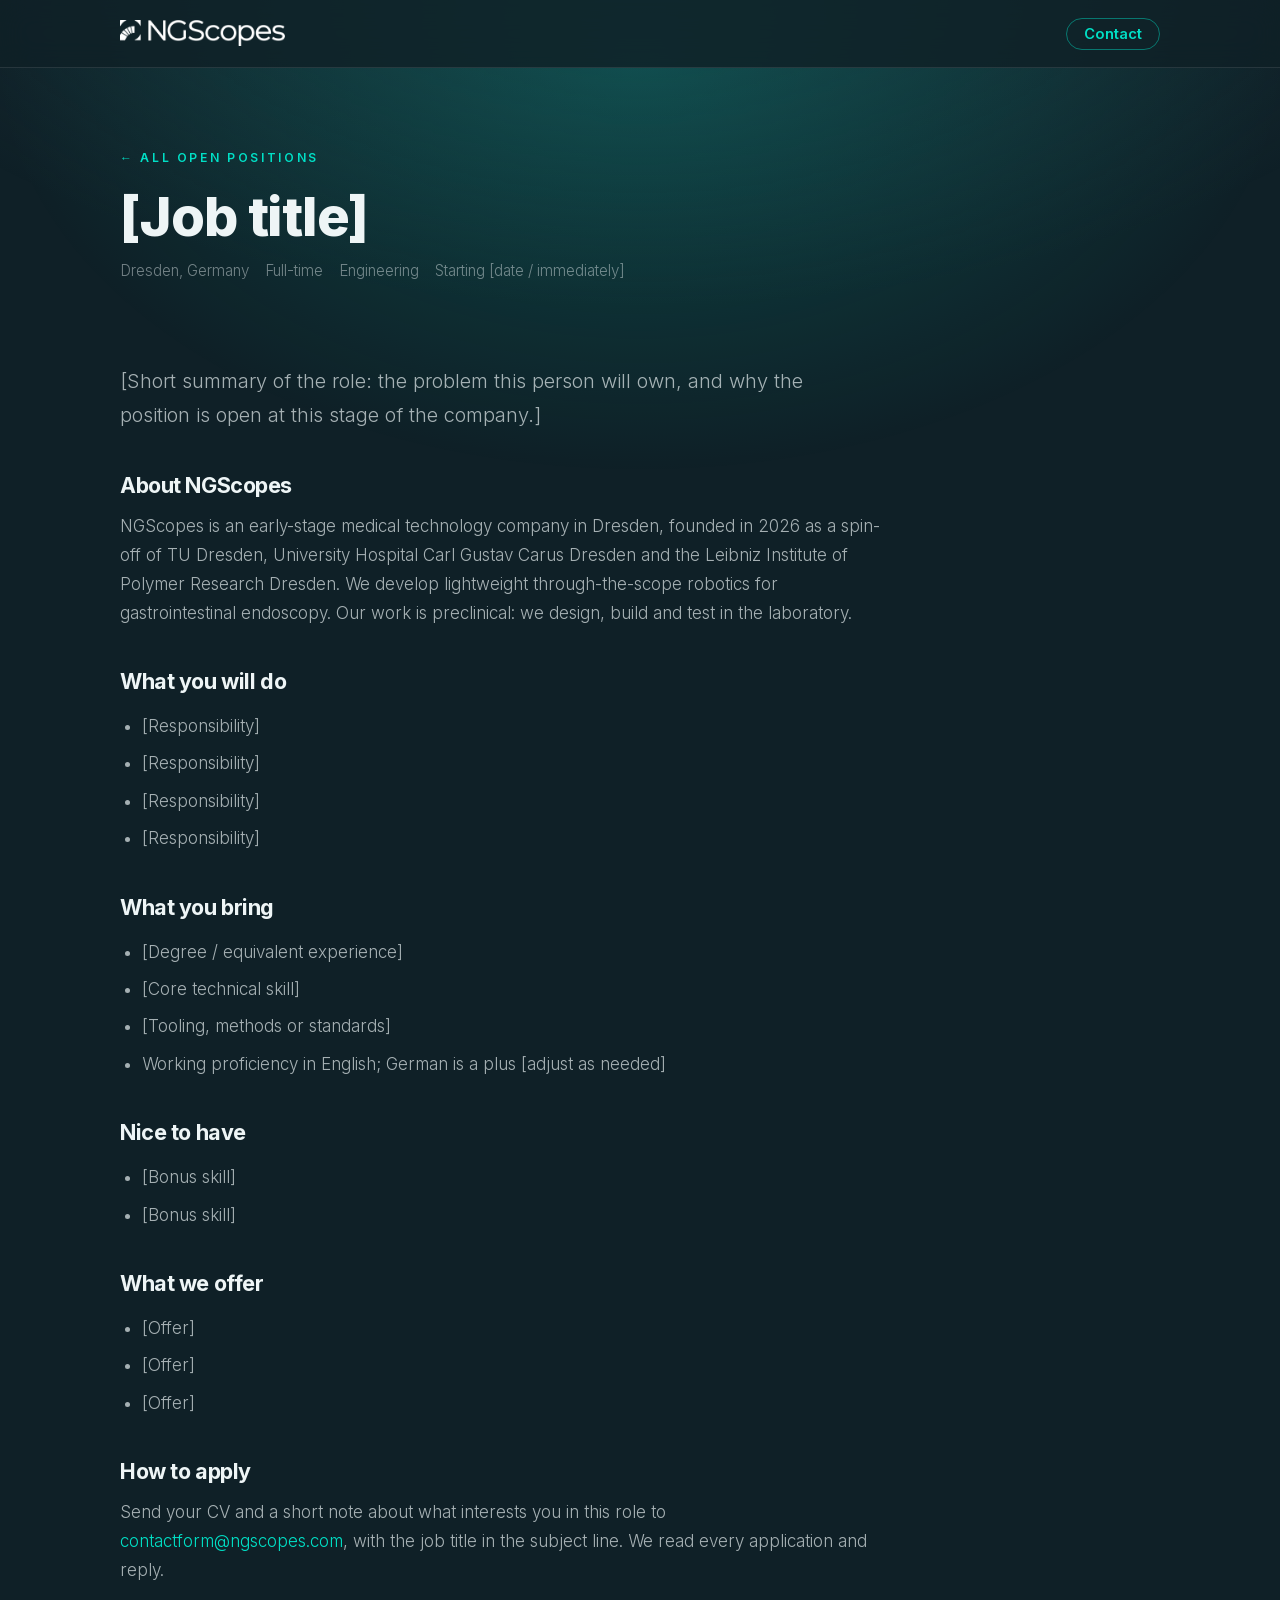
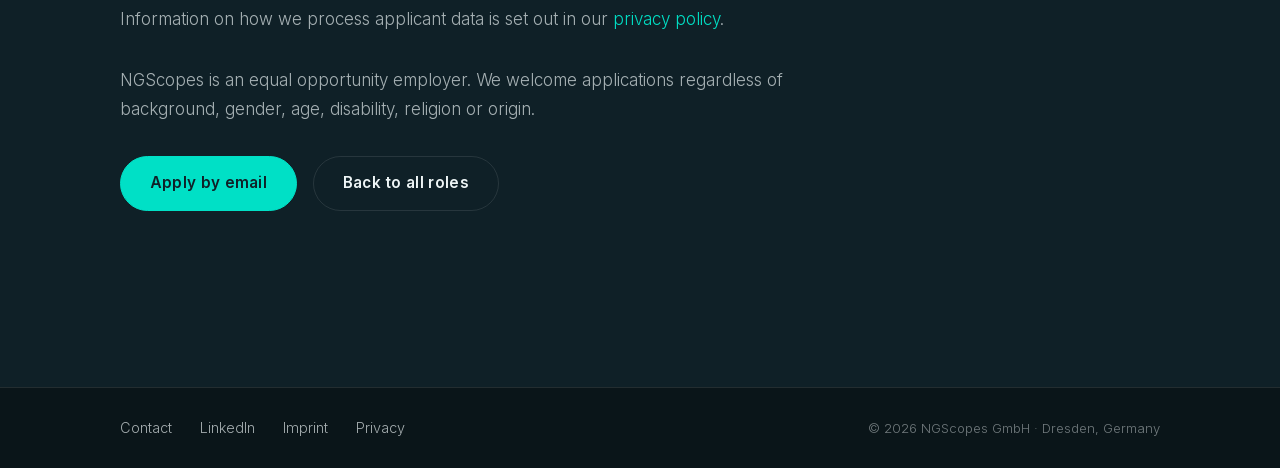
<file: careers/_template.html>
<!DOCTYPE html>
<!--
=========================================================================
  JOB POSTING TEMPLATE

  1. Copy this file:      cp careers/_template.html careers/mechanical-engineer.html
  2. Work through every TODO below.
  3. Remove the <meta name="robots" content="noindex"> line so search
     engines pick the posting up.
  4. Link it from careers.html (copy an existing <li> in the job list).
  5. Add the URL to sitemap.xml.

  Leave this _template.html file in place — it is the master copy. It is
  set to noindex, so it will not show up in search results.
=========================================================================
-->
<html lang="en">
<head>
	<meta charset="UTF-8">
	<meta name="viewport" content="width=device-width, initial-scale=1.0">

	<!-- TODO: title, description, canonical URL -->
	<title>[Job title] — Careers at NGScopes</title>
	<meta name="description" content="[One sentence about the role] — NGScopes, Dresden.">
	<link rel="canonical" href="https://ngscopes.com/careers/_template.html">
	<meta name="robots" content="noindex">

	<meta property="og:title" content="[Job title] — Careers at NGScopes">
	<meta property="og:description" content="[One sentence about the role] — NGScopes, Dresden.">
	<meta property="og:type" content="article">
	<meta property="og:image" content="https://ngscopes.com/assets/img/favicon_g.png">

	<link rel="icon" href="../assets/img/favicon-32.png" sizes="32x32">
	<link rel="apple-touch-icon" href="../assets/img/apple-touch-icon.png">
	<link rel="preload" as="font" type="font/woff2" href="../assets/fonts/inter-latin.woff2" crossorigin>
	<link rel="stylesheet" href="../assets/css/style.css">
</head>

<body>

<!-- @partial:header -->
<a class="skip-link" href="#main">Skip to content</a>
<div class="glow" aria-hidden="true"></div>

<header class="site-header">
	<div class="wrap">
		<a class="brand" href="../index.html" aria-label="NGScopes — home">
			<img src="../assets/img/logo-header.png" alt="NGScopes" width="163" height="26">
		</a>

		<nav class="site-nav" aria-label="Main">
			<ul>
				<li><a class="nav-cta" href="../contact.html">Contact</a></li>
			</ul>
		</nav>
	</div>
</header>
<!-- @endpartial -->

<main id="main">

	<section class="page-head">
		<div class="wrap wrap--narrow">
			<p class="section__label"><a href="../careers.html">&larr; All open positions</a></p>

			<!-- TODO: job title -->
			<h1>[Job title]</h1>

			<!-- TODO: location, employment type, team, start date -->
			<p class="job__meta" style="font-size: 0.95rem;">
				<span>Dresden, Germany</span>
				<span>Full-time</span>
				<span>Engineering</span>
				<span>Starting [date / immediately]</span>
			</p>
		</div>
	</section>

	<section class="section section--tight">
		<div class="wrap wrap--narrow prose">

			<p class="lead">
				<!-- TODO: two or three sentences. What is this role for, and why does it exist now? -->
				[Short summary of the role: the problem this person will own, and why the position
				is open at this stage of the company.]
			</p>

			<h2>About NGScopes</h2>
			<p>
				NGScopes is an early-stage medical technology company in Dresden, founded in 2026 as
				a spin-off of TU Dresden, University Hospital Carl Gustav Carus Dresden and the
				Leibniz Institute of Polymer Research Dresden. We develop lightweight
				through-the-scope robotics for gastrointestinal endoscopy. Our work is preclinical:
				we design, build and test in the laboratory.
			</p>

			<h2>What you will do</h2>
			<ul>
				<!-- TODO: four to six concrete responsibilities. Be specific — "design and test
				     the distal actuation mechanism" beats "support the engineering team". -->
				<li>[Responsibility]</li>
				<li>[Responsibility]</li>
				<li>[Responsibility]</li>
				<li>[Responsibility]</li>
			</ul>

			<h2>What you bring</h2>
			<ul>
				<!-- TODO: keep this list short and honest. Every extra "requirement" costs you
				     applicants, particularly from underrepresented groups. -->
				<li>[Degree / equivalent experience]</li>
				<li>[Core technical skill]</li>
				<li>[Tooling, methods or standards]</li>
				<li>Working proficiency in English; German is a plus [adjust as needed]</li>
			</ul>

			<h2>Nice to have</h2>
			<ul>
				<!-- TODO: optional — delete this whole section if not needed. -->
				<li>[Bonus skill]</li>
				<li>[Bonus skill]</li>
			</ul>

			<h2>What we offer</h2>
			<ul>
				<!-- TODO: be concrete — this is the section candidates actually read.
				     e.g. contract type, flexible hours, equipment budget, lab access,
				     conference budget, relocation support, company shares, salary range. -->
				<li>[Offer]</li>
				<li>[Offer]</li>
				<li>[Offer]</li>
			</ul>

			<h2>How to apply</h2>
			<p>
				Send your CV and a short note about what interests you in this role to
				<!-- TODO: replace with a dedicated careers address once it exists. -->
				<a href="mailto:contactform@ngscopes.com?subject=Application%3A%20%5BJob%20title%5D">contactform@ngscopes.com</a>,
				with the job title in the subject line. We read every application and reply.
			</p>
			<p>
				Information on how we process applicant data is set out in our
				<a href="../privacy.html">privacy policy</a>.
			</p>

			<p style="margin-top: 2rem;">
				NGScopes is an equal opportunity employer. We welcome applications regardless of
				background, gender, age, disability, religion or origin.
			</p>

			<div class="btn-row">
				<a class="btn btn--solid" href="mailto:contactform@ngscopes.com?subject=Application%3A%20%5BJob%20title%5D">Apply by email</a>
				<a class="btn btn--ghost" href="../careers.html">Back to all roles</a>
			</div>

		</div>
	</section>

</main>

<!-- @partial:footer -->
<footer class="site-footer">
	<div class="wrap">
		<nav class="footer-links" aria-label="Footer">
			<a href="../contact.html">Contact</a>
			<a href="https://www.linkedin.com/company/ngscopes/" target="_blank" rel="noopener">LinkedIn</a>
			<a href="../imprint.html">Imprint</a>
			<a href="../privacy.html">Privacy</a>
		</nav>
		<p class="footer-meta">&copy; <span data-year>2026</span> NGScopes GmbH &middot; Dresden, Germany</p>
	</div>
</footer>
<!-- @endpartial -->

<script src="../assets/js/main.js" defer></script>
</body>
</html>
</file>
<file: assets/css/style.css>
/* ==========================================================================
   NGScopes — stylesheet
   One file, no build step, no dependencies.
   Edit the custom properties in :root to restyle the whole site.
   ========================================================================== */

/* --- Fonts (self-hosted, no external requests) --------------------------- */

@font-face {
	font-family: 'Inter';
	font-style: normal;
	font-weight: 300 800;
	font-display: swap;
	src: url('../fonts/inter-latin.woff2') format('woff2');
	unicode-range: U+0000-00FF, U+0131, U+0152-0153, U+02BB-02BC, U+02C6, U+02DA,
		U+02DC, U+0304, U+0308, U+0329, U+2000-206F, U+20AC, U+2122, U+2191,
		U+2193, U+2212, U+2215, U+FEFF, U+FFFD;
}

@font-face {
	font-family: 'Inter';
	font-style: normal;
	font-weight: 300 800;
	font-display: swap;
	src: url('../fonts/inter-latin-ext.woff2') format('woff2');
	unicode-range: U+0100-02BA, U+02BD-02C5, U+02C7-02CC, U+02CE-02D7, U+02DD-02FF,
		U+0304, U+0308, U+0329, U+1D00-1DBF, U+1E00-1E9F, U+1EF2-1EFF, U+2020,
		U+20A0-20AB, U+20AD-20C0, U+2113, U+2C60-2C7F, U+A720-A7FF;
}

/* --- Design tokens ------------------------------------------------------- */

:root {
	--bg:           #0f2027;
	--bg-deep:      #0a1519;
	--surface:      rgba(255, 255, 255, 0.04);
	--surface-hi:   rgba(255, 255, 255, 0.07);
	--border:       rgba(255, 255, 255, 0.10);
	--border-hi:    rgba(0, 224, 198, 0.45);

	--text:         #eef5f6;
	--text-muted:   rgba(238, 245, 246, 0.68);
	--text-faint:   rgba(238, 245, 246, 0.45);

	--accent:       #00e0c6;
	--accent-deep:  #00b39e;
	--accent-glow:  rgba(0, 224, 198, 0.35);
	--warn:         #ff9478;

	--font:         'Inter', -apple-system, BlinkMacSystemFont, 'Segoe UI',
	                Roboto, Helvetica, Arial, sans-serif;

	--wrap:         1120px;
	--wrap-narrow:  760px;
	--radius:       14px;
	--radius-lg:    20px;

	--space-section: clamp(4rem, 9vw, 7rem);
	--header-h:      68px;
}

/* --- Reset --------------------------------------------------------------- */

*, *::before, *::after { box-sizing: border-box; }

html {
	scroll-behavior: smooth;
	scroll-padding-top: calc(var(--header-h) + 1rem);
	-webkit-text-size-adjust: 100%;
}

body {
	margin: 0;
	/* Column layout with a growing <main>: on short pages the footer sits at
	   the bottom of the viewport instead of floating mid-screen. */
	min-height: 100dvh;
	display: flex;
	flex-direction: column;
	font-family: var(--font);
	font-weight: 300;
	font-size: 17px;
	line-height: 1.7;
	color: var(--text);
	background: var(--bg);
	overflow-x: hidden;
	-webkit-font-smoothing: antialiased;
}

img { max-width: 100%; height: auto; display: block; }

h1, h2, h3, h4 {
	font-weight: 700;
	line-height: 1.2;
	letter-spacing: -0.02em;
	margin: 0 0 0.6em;
	text-wrap: balance;
}

h1 { font-size: clamp(2.1rem, 5.2vw, 3.4rem); font-weight: 800; }
h2 { font-size: clamp(1.6rem, 3.4vw, 2.3rem); }
h3 { font-size: 1.2rem; }
h4 { font-size: 1rem; }

p  { margin: 0 0 1.2em; }
p:last-child { margin-bottom: 0; }

a {
	color: var(--accent);
	text-decoration: none;
	transition: color 0.2s ease, opacity 0.2s ease;
}
a:hover { color: var(--text); }

ul, ol { padding-left: 1.3em; }
li { margin-bottom: 0.5em; }

strong { font-weight: 600; }

:focus-visible {
	outline: 2px solid var(--accent);
	outline-offset: 3px;
	border-radius: 4px;
}

/* --- Ambient background glow ---------------------------------------------
   A plain radial gradient, deliberately without filter: blur(). A large
   blurred layer forces an expensive repaint on every scroll frame; a gradient
   costs nothing and looks the same. Only opacity/transform are animated, so
   the compositor handles it.
   ------------------------------------------------------------------------ */

.glow {
	position: fixed;
	inset: -20vh -10vw auto -10vw;
	height: 120vh;
	background:
		radial-gradient(60% 55% at 50% 22%, rgba(0, 224, 198, 0.20), transparent 70%),
		radial-gradient(80% 60% at 50% 0%, rgba(32, 58, 67, 0.75), transparent 75%);
	pointer-events: none;
	will-change: opacity;
	z-index: 0;
	animation: glowPulse 16s ease-in-out infinite alternate;
}

@keyframes glowPulse {
	from { opacity: 0.75; }
	to   { opacity: 1; }
}

/* --- Layout helpers ------------------------------------------------------ */

.wrap {
	width: 100%;
	max-width: var(--wrap);
	margin-inline: auto;
	padding-inline: clamp(1.25rem, 5vw, 2.5rem);
}

/* A narrow reading column that keeps the same left gutter as full-width
   sections: the outer box stays as wide as .wrap, the content inside is
   constrained. Without this, narrow sections sit further right than wide
   ones and the page edge looks ragged. */
.wrap--narrow > * { max-width: var(--wrap-narrow); }

/* Constrains a text column without re-centring it inside a full-width wrap. */
.measure { max-width: 68ch; }

main {
	position: relative;
	z-index: 1;
	flex: 1 0 auto;
	display: flex;
	flex-direction: column;
}

.section { padding-block: var(--space-section); }
.section--tight { padding-block: clamp(2.5rem, 5vw, 4rem); }

.section--alt {
	background: linear-gradient(180deg, transparent, rgba(0, 0, 0, 0.22) 12%, rgba(0, 0, 0, 0.22) 88%, transparent);
}

.section__label {
	font-size: 0.75rem;
	font-weight: 600;
	letter-spacing: 0.22em;
	text-transform: uppercase;
	color: var(--accent);
	margin-bottom: 1rem;
}

.lead {
	font-size: clamp(1.05rem, 2vw, 1.25rem);
	color: var(--text-muted);
	max-width: 62ch;
}

.skip-link {
	position: absolute;
	left: -9999px;
	top: 0;
	z-index: 100;
	background: var(--accent);
	color: var(--bg);
	padding: 0.7rem 1.2rem;
	font-weight: 600;
}
.skip-link:focus { left: 0; }

/* --- Header / navigation -------------------------------------------------- */

.site-header {
	position: sticky;
	top: 0;
	z-index: 50;
	height: var(--header-h);
	display: flex;
	align-items: center;
	background: rgba(15, 32, 39, 0.82);
	backdrop-filter: blur(14px);
	-webkit-backdrop-filter: blur(14px);
	border-bottom: 1px solid var(--border);
}

.site-header .wrap {
	display: flex;
	align-items: center;
	justify-content: space-between;
	gap: 1.5rem;
}

.brand { display: flex; align-items: center; }
.brand img { height: 26px; width: auto; }

.site-nav ul {
	display: flex;
	align-items: center;
	gap: clamp(1rem, 2.4vw, 2rem);
	list-style: none;
	margin: 0;
	padding: 0;
}

.site-nav li { margin: 0; }

.site-nav a {
	color: var(--text-muted);
	font-size: 0.92rem;
	font-weight: 400;
	white-space: nowrap;
}

.site-nav a:hover { color: var(--text); }

.site-nav a[aria-current="page"] {
	color: var(--text);
	font-weight: 600;
}

.site-nav .nav-cta {
	border: 1px solid var(--border-hi);
	border-radius: 30px;
	padding: 0.4rem 1.05rem;
	color: var(--accent);
	font-weight: 600;
}

.site-nav .nav-cta:hover {
	background: var(--accent);
	color: var(--bg);
}

/* --- Buttons ------------------------------------------------------------- */

.btn {
	display: inline-flex;
	align-items: center;
	gap: 0.5rem;
	padding: 0.85rem 1.8rem;
	border-radius: 30px;
	border: 1px solid var(--accent);
	font-size: 0.95rem;
	font-weight: 600;
	letter-spacing: 0.02em;
	color: var(--accent);
	background: transparent;
	cursor: pointer;
	transition: background 0.25s ease, color 0.25s ease, box-shadow 0.25s ease;
}

.btn:hover {
	background: var(--accent);
	color: var(--bg);
	box-shadow: 0 0 24px var(--accent-glow);
}

.btn--solid { background: var(--accent); color: var(--bg); }
.btn--solid:hover { background: var(--accent-deep); border-color: var(--accent-deep); color: var(--bg); }

.btn--ghost { border-color: var(--border); color: var(--text); }
.btn--ghost:hover { background: var(--surface-hi); color: var(--text); box-shadow: none; }

.btn-row {
	display: flex;
	flex-wrap: wrap;
	gap: 1rem;
	margin-top: 2rem;
}

/* --- Hero ---------------------------------------------------------------- */

.hero {
	position: relative;
	padding-block: clamp(4rem, 11vw, 8rem) var(--space-section);
	text-align: center;
}

/* The landing page is a single screen: the hero takes whatever height is
   left over, and the footer closes the page without a scrollbar. */
.hero--full {
	flex: 1 0 auto;
	display: flex;
	align-items: center;
	padding-block: clamp(2.5rem, 7vw, 5rem);
}

.hero--full .wrap { width: 100%; }

.page--landing .site-footer { margin-top: 0; }

.hero__logo {
	height: clamp(46px, 8vw, 70px);
	width: auto;
	margin: 0 auto 2.2rem;
}

.hero h1 { max-width: 20ch; margin-inline: auto; }

.hero .lead { margin-inline: auto; text-align: center; }

.hero .btn-row { justify-content: center; }

.accent { color: var(--accent); }

/* --- Cards --------------------------------------------------------------- */

.grid {
	display: grid;
	gap: 1.25rem;
	grid-template-columns: repeat(auto-fit, minmax(260px, 1fr));
}

.card {
	background: var(--surface);
	border: 1px solid var(--border);
	border-radius: var(--radius);
	padding: 1.75rem;
	transition: border-color 0.25s ease, background 0.25s ease, transform 0.25s ease;
}

.card:hover { border-color: var(--border-hi); background: var(--surface-hi); }

.card h3 { margin-bottom: 0.5rem; }

.card p { color: var(--text-muted); font-size: 0.97rem; }

.card__step {
	display: inline-block;
	font-size: 0.72rem;
	font-weight: 700;
	letter-spacing: 0.18em;
	color: var(--accent);
	margin-bottom: 0.9rem;
}

/* --- Job listings -------------------------------------------------------- */

.job-list { list-style: none; margin: 0; padding: 0; }
.job-list li { margin: 0 0 1rem; }

.job {
	display: flex;
	flex-wrap: wrap;
	align-items: center;
	justify-content: space-between;
	gap: 1rem;
	padding: 1.4rem 1.75rem;
	background: var(--surface);
	border: 1px solid var(--border);
	border-radius: var(--radius);
	transition: border-color 0.25s ease, background 0.25s ease;
}

.job:hover { border-color: var(--border-hi); background: var(--surface-hi); }

.job__title { font-size: 1.1rem; font-weight: 600; color: var(--text); margin: 0 0 0.3rem; }

.job__meta {
	font-size: 0.85rem;
	color: var(--text-faint);
	display: flex;
	flex-wrap: wrap;
	gap: 0.4rem 1rem;
	margin: 0;
}

.job__cta { font-weight: 600; font-size: 0.92rem; white-space: nowrap; }

/* --- Empty state --------------------------------------------------------- */

.empty-state {
	border: 1px dashed var(--border);
	border-radius: var(--radius);
	padding: clamp(2rem, 5vw, 3rem);
	text-align: center;
	color: var(--text-muted);
}

.empty-state h3 { color: var(--text); }

/* --- Callouts ------------------------------------------------------------ */

.callout {
	border: 1px solid var(--border);
	border-left: 3px solid var(--accent);
	border-radius: var(--radius);
	background: var(--surface);
	padding: 1.5rem 1.75rem;
	color: var(--text-muted);
	font-size: 0.97rem;
}

.callout h3 { color: var(--text); font-size: 1.05rem; }

/* --- Article / legal pages ----------------------------------------------- */

.page-head { padding-block: clamp(3rem, 7vw, 5rem) 1rem; }
.page-head h1 { margin-bottom: 0.5rem; }

/* .prose sits on the same element as .wrap--narrow, which already limits
   the measure of each child — no max-width here, or the whole column would
   shrink and re-centre. */
.prose h2 { margin-top: 2.6rem; font-size: 1.35rem; }
.prose h3 { margin-top: 1.8rem; font-size: 1.05rem; }
.prose address { font-style: normal; color: var(--text-muted); margin-bottom: 1.2em; }
.prose ul { color: var(--text-muted); }
.prose > p { color: var(--text-muted); }

.prose dl { margin: 0 0 1.5rem; }
.prose dt { font-weight: 600; margin-top: 1rem; }
.prose dd { margin: 0 0 0 0; color: var(--text-muted); }

/* --- Contact page & form ------------------------------------------------- */

.contact-layout {
	display: grid;
	gap: 2.5rem;
	grid-template-columns: minmax(0, 1.35fr) minmax(240px, 1fr);
	align-items: start;
}

.contact-aside { display: grid; gap: 1rem; }

.contact-aside .card p { margin: 0; }
.contact-aside address { font-style: normal; color: var(--text-muted); font-size: 0.97rem; }

.contact-card__label {
	font-size: 0.75rem;
	font-weight: 700;
	letter-spacing: 0.16em;
	text-transform: uppercase;
	color: var(--accent);
	margin-bottom: 0.7rem;
}

.form {
	display: grid;
	gap: 1.25rem;
	max-width: 34rem;
}

.field { display: grid; gap: 0.45rem; }

.field label {
	font-size: 0.85rem;
	font-weight: 600;
	letter-spacing: 0.03em;
	color: var(--text-muted);
}

.field__hint { font-weight: 400; color: var(--text-faint); }

.field input,
.field textarea {
	width: 100%;
	font: inherit;
	font-size: 0.97rem;
	color: var(--text);
	background: var(--surface);
	border: 1px solid var(--border);
	border-radius: 10px;
	padding: 0.75rem 0.9rem;
	transition: border-color 0.2s ease, background 0.2s ease, box-shadow 0.2s ease;
}

.field textarea { resize: vertical; min-height: 8.5rem; }

.field input:hover,
.field textarea:hover { border-color: rgba(255, 255, 255, 0.2); }

.field input:focus,
.field textarea:focus {
	outline: none;
	border-color: var(--accent);
	background: var(--surface-hi);
	box-shadow: 0 0 0 3px rgba(0, 224, 198, 0.15);
}

.field input[aria-invalid="true"],
.field textarea[aria-invalid="true"] { border-color: var(--warn); }

/* Honeypot — off-screen for people, still in the DOM for bots. */
.field--trap {
	position: absolute;
	left: -9999px;
	width: 1px;
	height: 1px;
	overflow: hidden;
}

.form__note {
	margin: 0;
	font-size: 0.85rem;
	color: var(--text-faint);
}

.form button { justify-self: start; }

.form__status {
	margin: 0;
	font-size: 0.9rem;
	line-height: 1.5;
	color: var(--text-muted);
}

.form__status--success { color: var(--accent); }
.form__status--error { color: var(--warn); }

/* --- CTA band ------------------------------------------------------------ */

.cta-band {
	border: 1px solid var(--border);
	border-radius: var(--radius-lg);
	background: linear-gradient(135deg, rgba(0, 224, 198, 0.10), rgba(255, 255, 255, 0.03));
	padding: clamp(2rem, 5vw, 3.25rem);
	text-align: center;
}

.cta-band .lead { margin-inline: auto; }
.cta-band .btn-row { justify-content: center; }

/* --- Footer -------------------------------------------------------------- */

.site-footer {
	position: relative;
	z-index: 1;
	flex: none;
	margin-top: var(--space-section);
	border-top: 1px solid var(--border);
	background: var(--bg-deep);
	padding-block: 1.75rem;
	font-size: 0.9rem;
}

.site-footer .wrap {
	display: flex;
	flex-wrap: wrap;
	align-items: center;
	justify-content: space-between;
	gap: 0.75rem 2rem;
}

.footer-links {
	display: flex;
	flex-wrap: wrap;
	gap: 0.5rem 1.75rem;
}

.footer-links a { color: var(--text-muted); }
.footer-links a:hover { color: var(--accent); }

.footer-meta {
	margin: 0;
	color: var(--text-faint);
	font-size: 0.82rem;
}

/* --- Status badge (preclinical) ------------------------------------------ */

.badge {
	display: inline-flex;
	/* flex-start, not center: when the text wraps to two lines on narrow
	   screens a centred dot floats away from the first line. */
	align-items: flex-start;
	gap: 0.5rem;
	padding: 0.35rem 0.9rem;
	border: 1px solid var(--border);
	border-radius: 30px;
	font-size: 0.78rem;
	font-weight: 500;
	letter-spacing: 0.06em;
	color: var(--text-muted);
	background: var(--surface);
	margin-bottom: 1.75rem;
}

.badge::before {
	content: "";
	width: 7px;
	height: 7px;
	border-radius: 50%;
	background: var(--accent);
	flex: none;
	margin-top: 0.42em;
}

/* --- Responsive ---------------------------------------------------------- */

@media (max-width: 860px) {
	.contact-layout { grid-template-columns: 1fr; }
	.job { flex-direction: column; align-items: flex-start; }
}

/* --- Print --------------------------------------------------------------- */

@media print {
	.glow, .site-header, .btn-row, .cta-band { display: none; }
	body { background: #fff; color: #000; }
}

/* --- Reduced motion ------------------------------------------------------ */

@media (prefers-reduced-motion: reduce) {
	html { scroll-behavior: auto; }
	.glow { animation: none; }
	*, *::before, *::after {
		animation-duration: 0.01ms !important;
		animation-iteration-count: 1 !important;
		transition-duration: 0.01ms !important;
	}
}

/* --- Initials avatar (fallback when no photo is available) ---------------- */

.person__photo--initials {
	display: flex;
	align-items: center;
	justify-content: center;
	font-size: 1.35rem;
	font-weight: 700;
	letter-spacing: 0.05em;
	color: var(--accent);
	flex: none;
}
</file>
